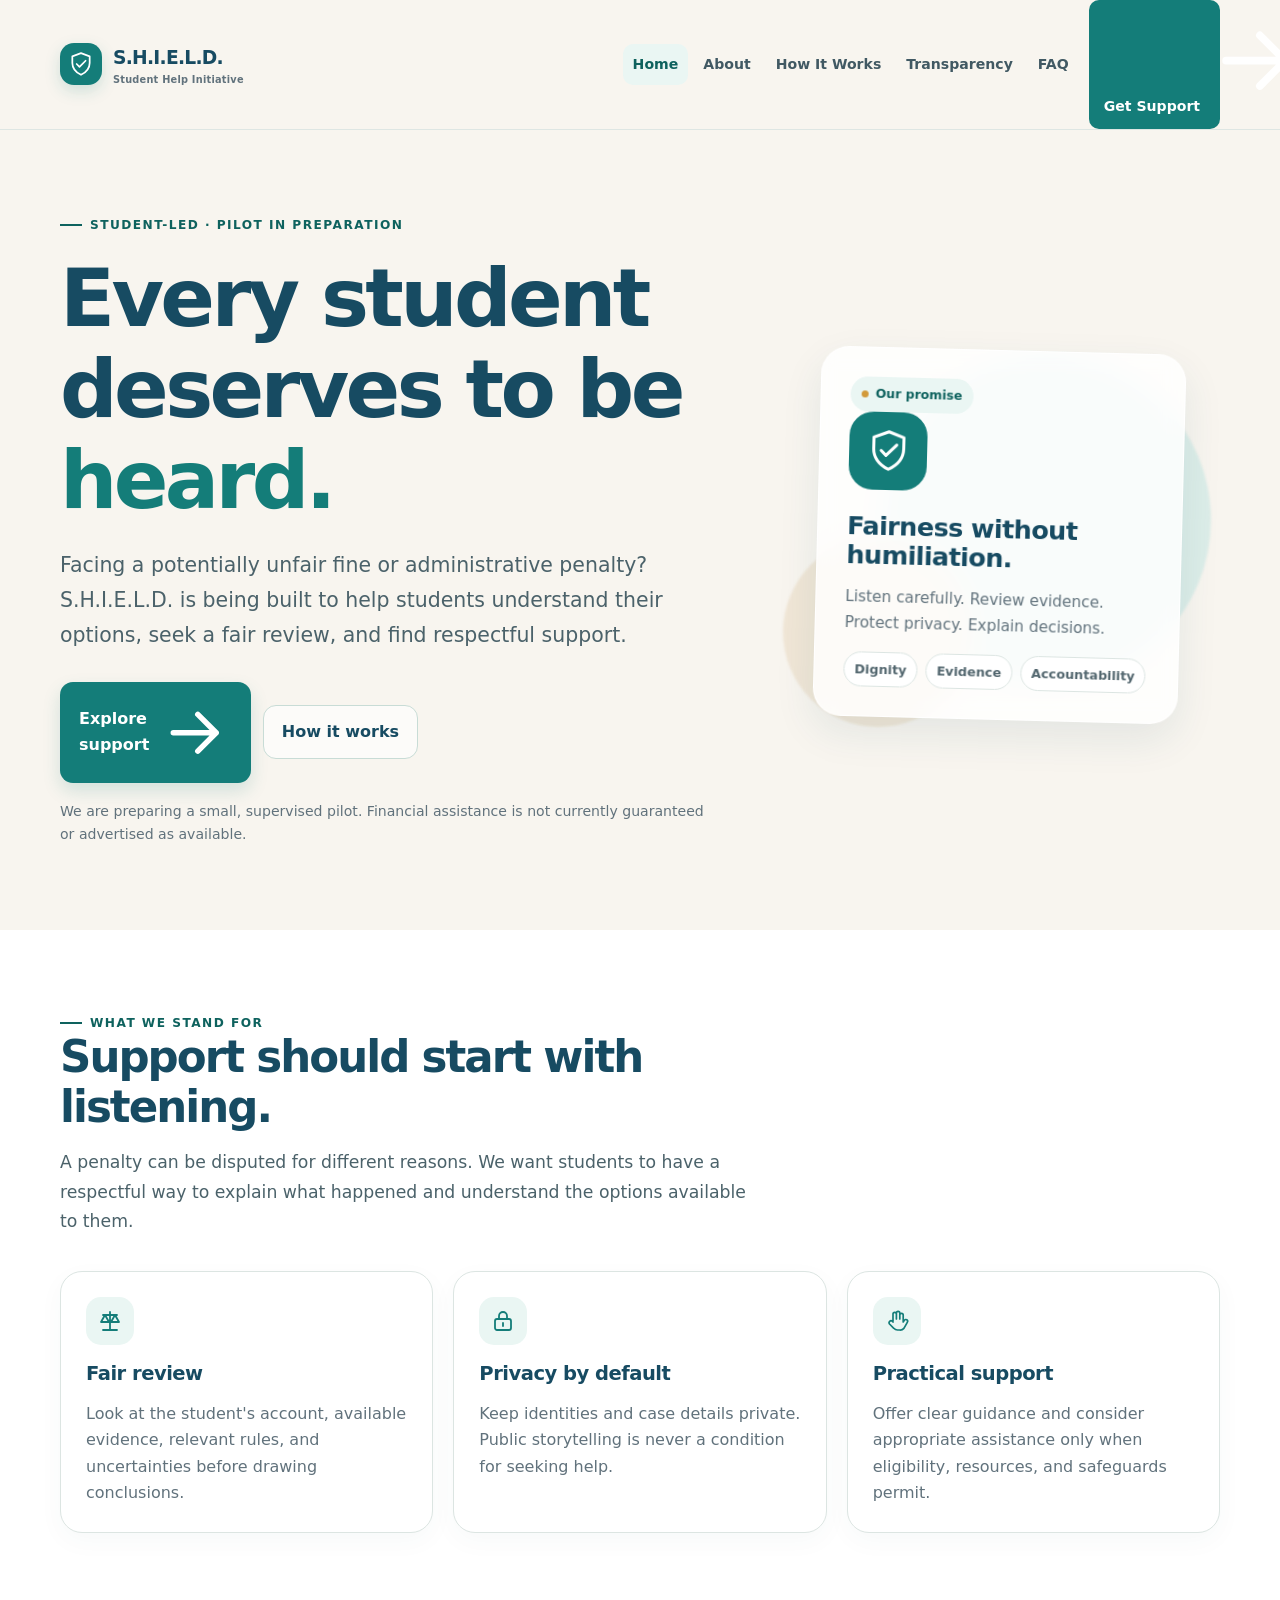
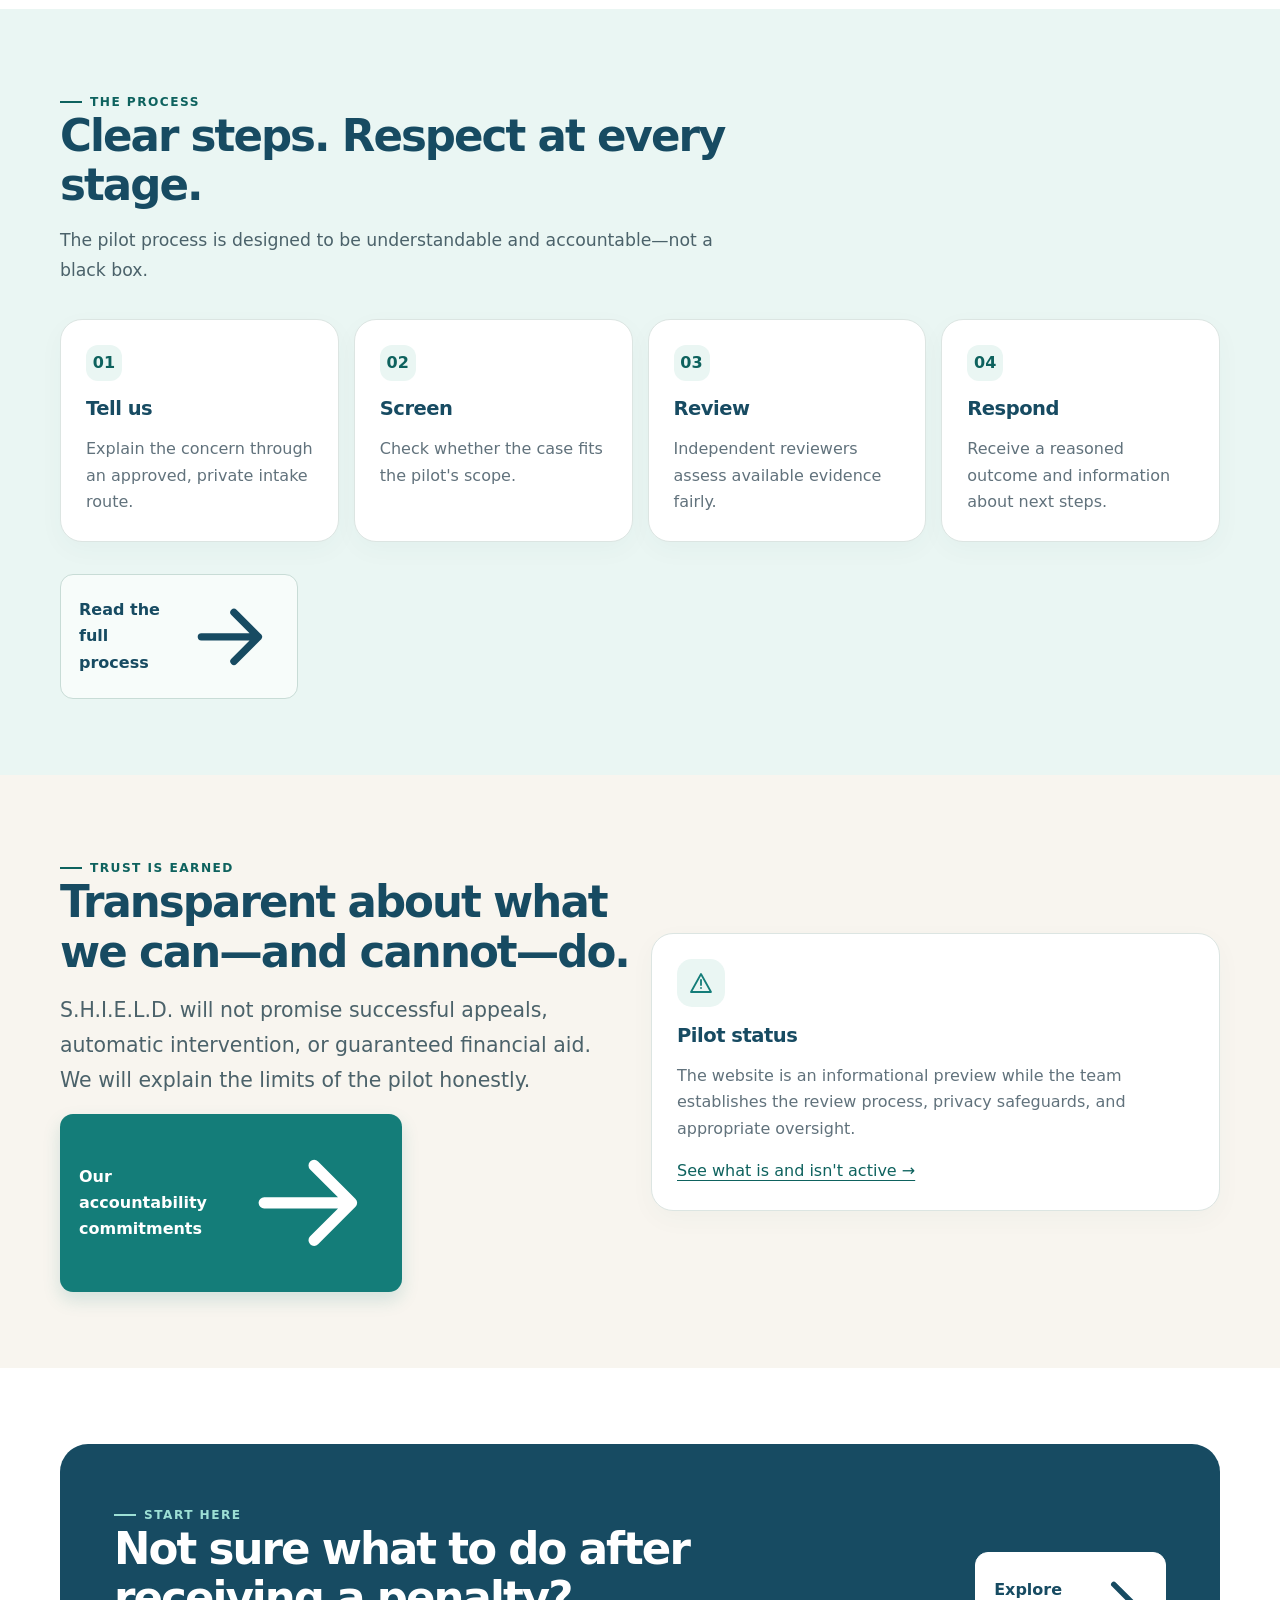
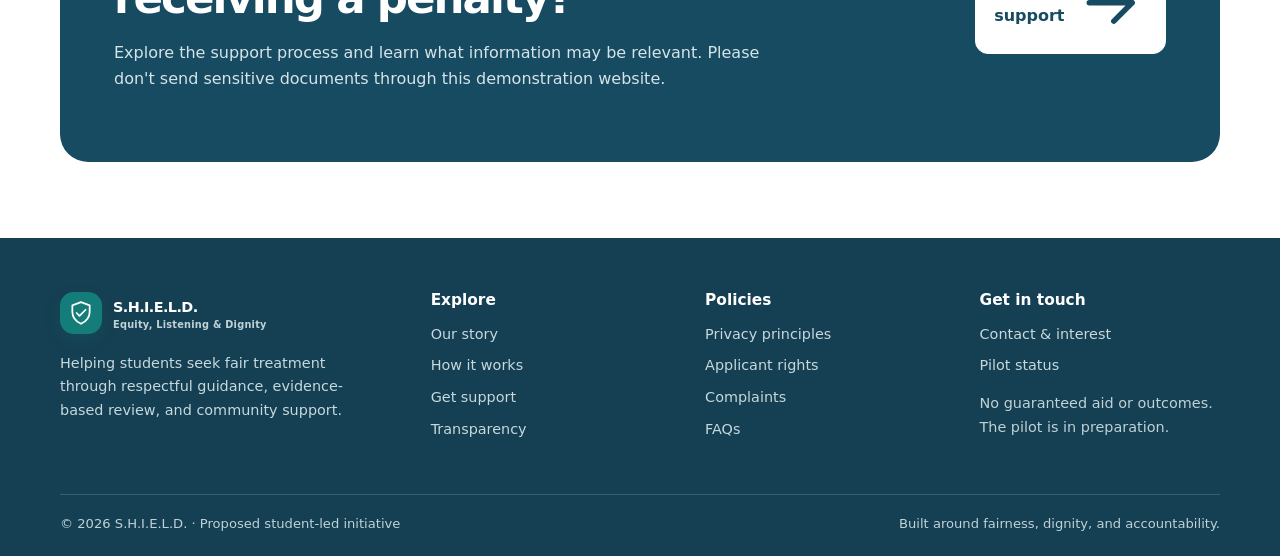
<file: index.html>
<!doctype html>
<html lang="en">
<head>
<meta charset="utf-8"><meta name="viewport" content="width=device-width, initial-scale=1">
<meta name="description" content="S.H.I.E.L.D. is a student-led initiative being prepared to help students seek fair treatment, guidance, and appropriate support.">
<meta name="theme-color" content="#F8F5EF">
<title>Home | S.H.I.E.L.D.</title>
<link rel="stylesheet" href="style.css">
</head>
<body><a class="skip-link" href="#main">Skip to content</a>
<header class="site-header"><div class="container header-inner">
<a class="brand" href="index.html" aria-label="S.H.I.E.L.D. home"><span class="brand-mark"><svg viewBox="0 0 48 48" aria-hidden="true" fill="none"><path d="M24 4 40 10v12c0 10.2-6.8 17.4-16 22C14.8 39.4 8 32.2 8 22V10L24 4Z" stroke="currentColor" stroke-width="3.2" stroke-linejoin="round"/><path d="m16 24 5.2 5.2L32.5 18" stroke="currentColor" stroke-width="3.2" stroke-linecap="round" stroke-linejoin="round"/></svg></span><span>S.H.I.E.L.D.<small>Student Help Initiative</small></span></a>
<button class="menu-toggle" type="button" data-menu-toggle aria-expanded="false" aria-label="Open navigation menu"><svg viewBox="0 0 24 24" fill="none" aria-hidden="true"><path d="M4 7h16M4 12h16M4 17h16" stroke="currentColor" stroke-width="1.8" stroke-linecap="round"/></svg> Menu</button>
<nav class="nav" data-nav aria-label="Main navigation"><a href="index.html" aria-current="page">Home</a><a href="about.html">About</a><a href="how-it-works.html">How It Works</a><a href="transparency.html">Transparency</a><a href="faq.html">FAQ</a><a href="get-support.html" class="nav-cta">Get Support <svg viewBox="0 0 24 24" fill="none" aria-hidden="true"><path d="M5 12h14m-6-6 6 6-6 6" stroke="currentColor" stroke-width="1.8" stroke-linecap="round" stroke-linejoin="round"/></svg></a></nav>
</div></header><main id="main" class="">
<section class="hero"><div class="container hero-grid">
<div class="hero-copy"><span class="eyebrow">Student-led · Pilot in preparation</span>
<h1>Every student deserves to be <span style="color:var(--teal)">heard.</span></h1>
<p class="lead">Facing a potentially unfair fine or administrative penalty? S.H.I.E.L.D. is being built to help students understand their options, seek a fair review, and find respectful support.</p>
<div class="actions"><a class="button button-primary" href="get-support.html">Explore support <svg viewBox="0 0 24 24" fill="none" aria-hidden="true"><path d="M5 12h14m-6-6 6 6-6 6" stroke="currentColor" stroke-width="1.8" stroke-linecap="round" stroke-linejoin="round"/></svg></a><a class="button button-secondary" href="how-it-works.html">How it works</a></div>
<p class="small" style="margin-top:17px">We are preparing a small, supervised pilot. Financial assistance is not currently guaranteed or advertised as available.</p>
</div>
<div class="hero-art" aria-hidden="true"><div class="orb one"></div><div class="orb two"></div><div class="hero-card"><span class="pill"><span class="pill-dot"></span> Our promise</span><div class="large-mark"><svg viewBox="0 0 48 48" aria-hidden="true" fill="none"><path d="M24 4 40 10v12c0 10.2-6.8 17.4-16 22C14.8 39.4 8 32.2 8 22V10L24 4Z" stroke="currentColor" stroke-width="3.2" stroke-linejoin="round"/><path d="m16 24 5.2 5.2L32.5 18" stroke="currentColor" stroke-width="3.2" stroke-linecap="round" stroke-linejoin="round"/></svg></div><h3>Fairness without humiliation.</h3><p>Listen carefully. Review evidence. Protect privacy. Explain decisions.</p><div class="tag-row"><span class="tag">Dignity</span><span class="tag">Evidence</span><span class="tag">Accountability</span></div></div></div>
</div></section>
<section class="section section-white"><div class="container"><div class="section-head"><span class="eyebrow">What we stand for</span><h2>Support should start with listening.</h2><p class="lead">A penalty can be disputed for different reasons. We want students to have a respectful way to explain what happened and understand the options available to them.</p></div>
<div class="grid-3">
<article class="card"><span class="card-icon"><svg viewBox="0 0 24 24" fill="none" aria-hidden="true"><path d="M12 3v18M5 6h14M7 6l-4 7h8L7 6Zm10 0-4 7h8l-4-7ZM5 21h14" stroke="currentColor" stroke-width="1.8" stroke-linecap="round" stroke-linejoin="round"/></svg></span><h3>Fair review</h3><p>Look at the student's account, available evidence, relevant rules, and uncertainties before drawing conclusions.</p></article>
<article class="card"><span class="card-icon"><svg viewBox="0 0 24 24" fill="none" aria-hidden="true"><rect x="4" y="10" width="16" height="11" rx="2" stroke="currentColor" stroke-width="1.8"/><path d="M8 10V7a4 4 0 1 1 8 0v3m-4 4v3" stroke="currentColor" stroke-width="1.8" stroke-linecap="round"/></svg></span><h3>Privacy by default</h3><p>Keep identities and case details private. Public storytelling is never a condition for seeking help.</p></article>
<article class="card"><span class="card-icon"><svg viewBox="0 0 24 24" fill="none" aria-hidden="true"><path d="M8 12V5a1.7 1.7 0 0 1 3.4 0v5-6a1.7 1.7 0 0 1 3.4 0v6-4a1.7 1.7 0 0 1 3.4 0v7l1.1-1.7a1.8 1.8 0 0 1 3 2l-3.4 6.1A5 5 0 0 1 14.5 21h-2a5 5 0 0 1-3.7-1.7L4.5 15a2 2 0 0 1 2.8-2.8L8 13" stroke="currentColor" stroke-width="1.7" stroke-linecap="round" stroke-linejoin="round"/></svg></span><h3>Practical support</h3><p>Offer clear guidance and consider appropriate assistance only when eligibility, resources, and safeguards permit.</p></article>
</div></div></section>
<section class="section section-mint"><div class="container"><div class="section-head"><span class="eyebrow">The process</span><h2>Clear steps. Respect at every stage.</h2><p class="lead">The pilot process is designed to be understandable and accountable—not a black box.</p></div>
<div class="grid-4">
<div class="card"><span class="number">01</span><h3>Tell us</h3><p>Explain the concern through an approved, private intake route.</p></div>
<div class="card"><span class="number">02</span><h3>Screen</h3><p>Check whether the case fits the pilot's scope.</p></div>
<div class="card"><span class="number">03</span><h3>Review</h3><p>Independent reviewers assess available evidence fairly.</p></div>
<div class="card"><span class="number">04</span><h3>Respond</h3><p>Receive a reasoned outcome and information about next steps.</p></div>
</div><div class="mt-32"><a class="button button-secondary" href="how-it-works.html">Read the full process <svg viewBox="0 0 24 24" fill="none" aria-hidden="true"><path d="M5 12h14m-6-6 6 6-6 6" stroke="currentColor" stroke-width="1.8" stroke-linecap="round" stroke-linejoin="round"/></svg></a></div></div></section>
<section class="section"><div class="container"><div class="grid-2" style="align-items:center">
<div><span class="eyebrow">Trust is earned</span><h2>Transparent about what we can—and cannot—do.</h2><p class="lead">S.H.I.E.L.D. will not promise successful appeals, automatic intervention, or guaranteed financial aid. We will explain the limits of the pilot honestly.</p><a class="button button-primary" href="transparency.html">Our accountability commitments <svg viewBox="0 0 24 24" fill="none" aria-hidden="true"><path d="M5 12h14m-6-6 6 6-6 6" stroke="currentColor" stroke-width="1.8" stroke-linecap="round" stroke-linejoin="round"/></svg></a></div>
<div class="card"><div class="card-icon"><svg viewBox="0 0 24 24" fill="none" aria-hidden="true"><path d="m12 3 10 18H2L12 3Z" stroke="currentColor" stroke-width="1.8" stroke-linejoin="round"/><path d="M12 9v5m0 3h.01" stroke="currentColor" stroke-width="1.8" stroke-linecap="round"/></svg></div><h3>Pilot status</h3><p>The website is an informational preview while the team establishes the review process, privacy safeguards, and appropriate oversight.</p><a href="pilot.html">See what is and isn't active →</a></div>
</div></div></section>
<section class="section section-white"><div class="container"><div class="banner"><div><span class="eyebrow" style="color:#9DE0D5">Start here</span><h2>Not sure what to do after receiving a penalty?</h2><p>Explore the support process and learn what information may be relevant. Please don't send sensitive documents through this demonstration website.</p></div><a class="button button-secondary" href="get-support.html">Explore support <svg viewBox="0 0 24 24" fill="none" aria-hidden="true"><path d="M5 12h14m-6-6 6 6-6 6" stroke="currentColor" stroke-width="1.8" stroke-linecap="round" stroke-linejoin="round"/></svg></a></div></div></section>
</main><footer class="site-footer"><div class="container">
<div class="footer-grid">
<div><a class="brand" href="index.html"><span class="brand-mark"><svg viewBox="0 0 48 48" aria-hidden="true" fill="none"><path d="M24 4 40 10v12c0 10.2-6.8 17.4-16 22C14.8 39.4 8 32.2 8 22V10L24 4Z" stroke="currentColor" stroke-width="3.2" stroke-linejoin="round"/><path d="m16 24 5.2 5.2L32.5 18" stroke="currentColor" stroke-width="3.2" stroke-linecap="round" stroke-linejoin="round"/></svg></span><span>S.H.I.E.L.D.<small>Equity, Listening & Dignity</small></span></a>
<p style="margin-top:17px;max-width:300px">Helping students seek fair treatment through respectful guidance, evidence-based review, and community support.</p></div>
<div><h3>Explore</h3><div class="footer-links"><a href="about.html">Our story</a><a href="how-it-works.html">How it works</a><a href="get-support.html">Get support</a><a href="transparency.html">Transparency</a></div></div>
<div><h3>Policies</h3><div class="footer-links"><a href="privacy.html">Privacy principles</a><a href="applicant-rights.html">Applicant rights</a><a href="complaints.html">Complaints</a><a href="faq.html">FAQs</a></div></div>
<div><h3>Get in touch</h3><div class="footer-links"><a href="contact.html">Contact & interest</a><a href="pilot.html">Pilot status</a></div><p class="small" style="color:#BFD2D7;margin-top:14px">No guaranteed aid or outcomes. The pilot is in preparation.</p></div>
</div>
<div class="footer-bottom"><span>© <span data-year></span> S.H.I.E.L.D. · Proposed student-led initiative</span><span>Built around fairness, dignity, and accountability.</span></div>
</div></footer><script src="app.js" defer></script></body></html>
</file>
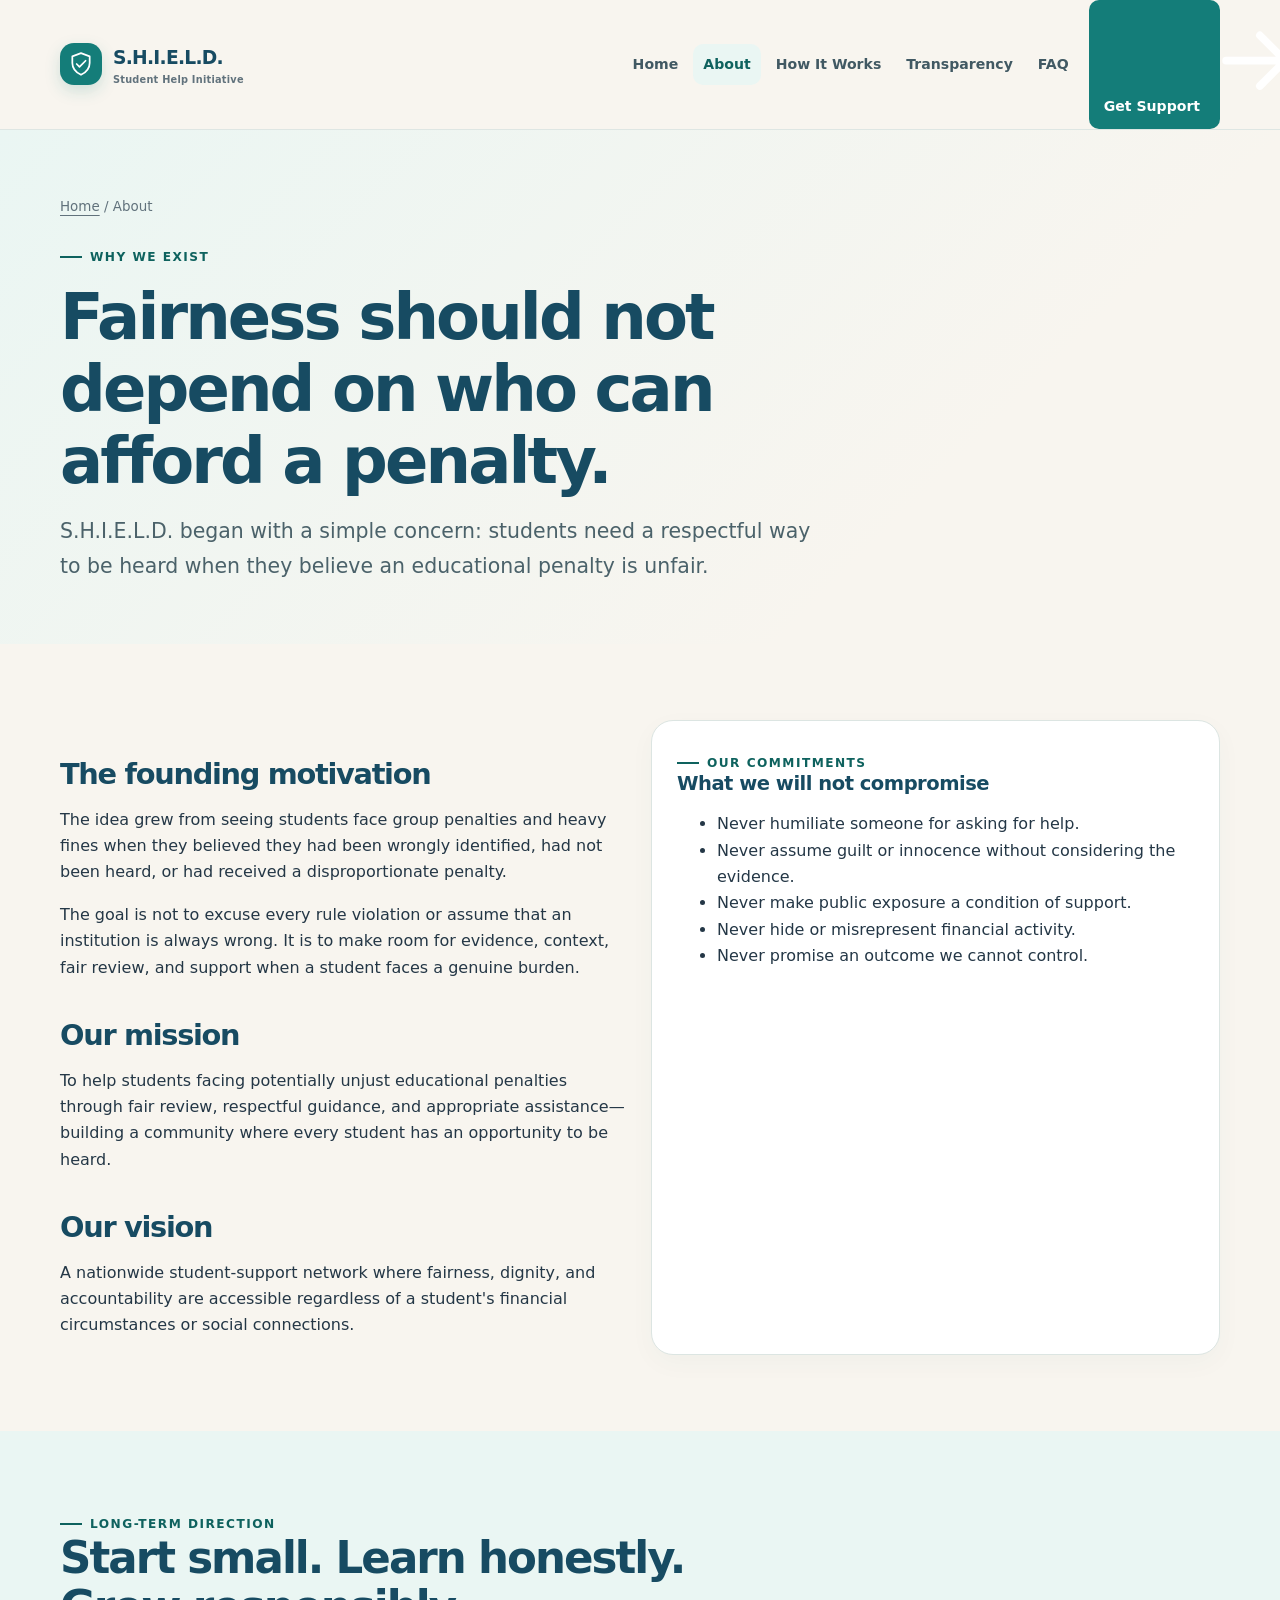
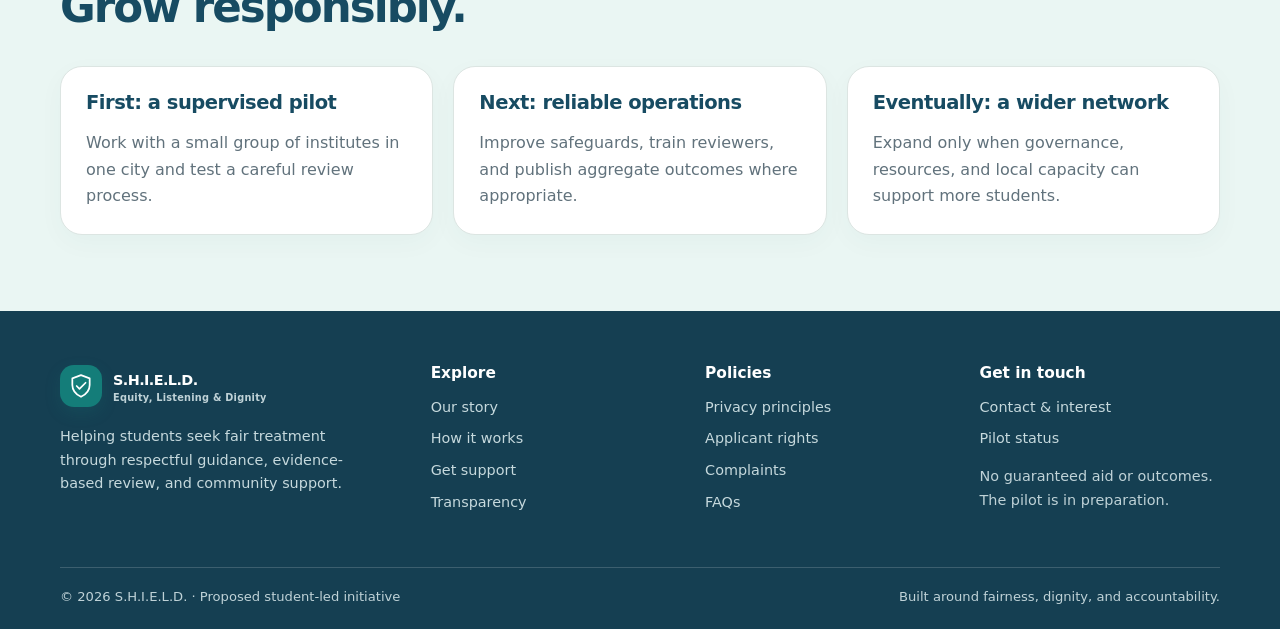
<file: about.html>
<!doctype html>
<html lang="en">
<head>
<meta charset="utf-8"><meta name="viewport" content="width=device-width, initial-scale=1">
<meta name="description" content="Learn about S.H.I.E.L.D.'s mission, vision, values, and founding motivation.">
<meta name="theme-color" content="#F8F5EF">
<title>About | S.H.I.E.L.D.</title>
<link rel="stylesheet" href="style.css">
</head>
<body><a class="skip-link" href="#main">Skip to content</a>
<header class="site-header"><div class="container header-inner">
<a class="brand" href="index.html" aria-label="S.H.I.E.L.D. home"><span class="brand-mark"><svg viewBox="0 0 48 48" aria-hidden="true" fill="none"><path d="M24 4 40 10v12c0 10.2-6.8 17.4-16 22C14.8 39.4 8 32.2 8 22V10L24 4Z" stroke="currentColor" stroke-width="3.2" stroke-linejoin="round"/><path d="m16 24 5.2 5.2L32.5 18" stroke="currentColor" stroke-width="3.2" stroke-linecap="round" stroke-linejoin="round"/></svg></span><span>S.H.I.E.L.D.<small>Student Help Initiative</small></span></a>
<button class="menu-toggle" type="button" data-menu-toggle aria-expanded="false" aria-label="Open navigation menu"><svg viewBox="0 0 24 24" fill="none" aria-hidden="true"><path d="M4 7h16M4 12h16M4 17h16" stroke="currentColor" stroke-width="1.8" stroke-linecap="round"/></svg> Menu</button>
<nav class="nav" data-nav aria-label="Main navigation"><a href="index.html">Home</a><a href="about.html" aria-current="page">About</a><a href="how-it-works.html">How It Works</a><a href="transparency.html">Transparency</a><a href="faq.html">FAQ</a><a href="get-support.html" class="nav-cta">Get Support <svg viewBox="0 0 24 24" fill="none" aria-hidden="true"><path d="M5 12h14m-6-6 6 6-6 6" stroke="currentColor" stroke-width="1.8" stroke-linecap="round" stroke-linejoin="round"/></svg></a></nav>
</div></header><main id="main" class="">
<section class="page-hero"><div class="container"><div class="breadcrumb"><a href="index.html">Home</a> / About</div><span class="eyebrow">Why we exist</span><h1>Fairness should not depend on who can afford a penalty.</h1><p class="lead">S.H.I.E.L.D. began with a simple concern: students need a respectful way to be heard when they believe an educational penalty is unfair.</p></div></section>
<section class="section"><div class="container grid-2"><div class="prose"><h2>The founding motivation</h2><p>The idea grew from seeing students face group penalties and heavy fines when they believed they had been wrongly identified, had not been heard, or had received a disproportionate penalty.</p><p>The goal is not to excuse every rule violation or assume that an institution is always wrong. It is to make room for evidence, context, fair review, and support when a student faces a genuine burden.</p><h2>Our mission</h2><p>To help students facing potentially unjust educational penalties through fair review, respectful guidance, and appropriate assistance—building a community where every student has an opportunity to be heard.</p><h2>Our vision</h2><p>A nationwide student-support network where fairness, dignity, and accountability are accessible regardless of a student's financial circumstances or social connections.</p></div>
<aside class="card"><span class="eyebrow">Our commitments</span><h3>What we will not compromise</h3><ul><li>Never humiliate someone for asking for help.</li><li>Never assume guilt or innocence without considering the evidence.</li><li>Never make public exposure a condition of support.</li><li>Never hide or misrepresent financial activity.</li><li>Never promise an outcome we cannot control.</li></ul></aside></div></section>
<section class="section section-mint"><div class="container"><div class="section-head"><span class="eyebrow">Long-term direction</span><h2>Start small. Learn honestly. Grow responsibly.</h2></div><div class="grid-3"><article class="card"><h3>First: a supervised pilot</h3><p>Work with a small group of institutes in one city and test a careful review process.</p></article><article class="card"><h3>Next: reliable operations</h3><p>Improve safeguards, train reviewers, and publish aggregate outcomes where appropriate.</p></article><article class="card"><h3>Eventually: a wider network</h3><p>Expand only when governance, resources, and local capacity can support more students.</p></article></div></div></section>
</main><footer class="site-footer"><div class="container">
<div class="footer-grid">
<div><a class="brand" href="index.html"><span class="brand-mark"><svg viewBox="0 0 48 48" aria-hidden="true" fill="none"><path d="M24 4 40 10v12c0 10.2-6.8 17.4-16 22C14.8 39.4 8 32.2 8 22V10L24 4Z" stroke="currentColor" stroke-width="3.2" stroke-linejoin="round"/><path d="m16 24 5.2 5.2L32.5 18" stroke="currentColor" stroke-width="3.2" stroke-linecap="round" stroke-linejoin="round"/></svg></span><span>S.H.I.E.L.D.<small>Equity, Listening & Dignity</small></span></a>
<p style="margin-top:17px;max-width:300px">Helping students seek fair treatment through respectful guidance, evidence-based review, and community support.</p></div>
<div><h3>Explore</h3><div class="footer-links"><a href="about.html">Our story</a><a href="how-it-works.html">How it works</a><a href="get-support.html">Get support</a><a href="transparency.html">Transparency</a></div></div>
<div><h3>Policies</h3><div class="footer-links"><a href="privacy.html">Privacy principles</a><a href="applicant-rights.html">Applicant rights</a><a href="complaints.html">Complaints</a><a href="faq.html">FAQs</a></div></div>
<div><h3>Get in touch</h3><div class="footer-links"><a href="contact.html">Contact & interest</a><a href="pilot.html">Pilot status</a></div><p class="small" style="color:#BFD2D7;margin-top:14px">No guaranteed aid or outcomes. The pilot is in preparation.</p></div>
</div>
<div class="footer-bottom"><span>© <span data-year></span> S.H.I.E.L.D. · Proposed student-led initiative</span><span>Built around fairness, dignity, and accountability.</span></div>
</div></footer><script src="app.js" defer></script></body></html>
</file>
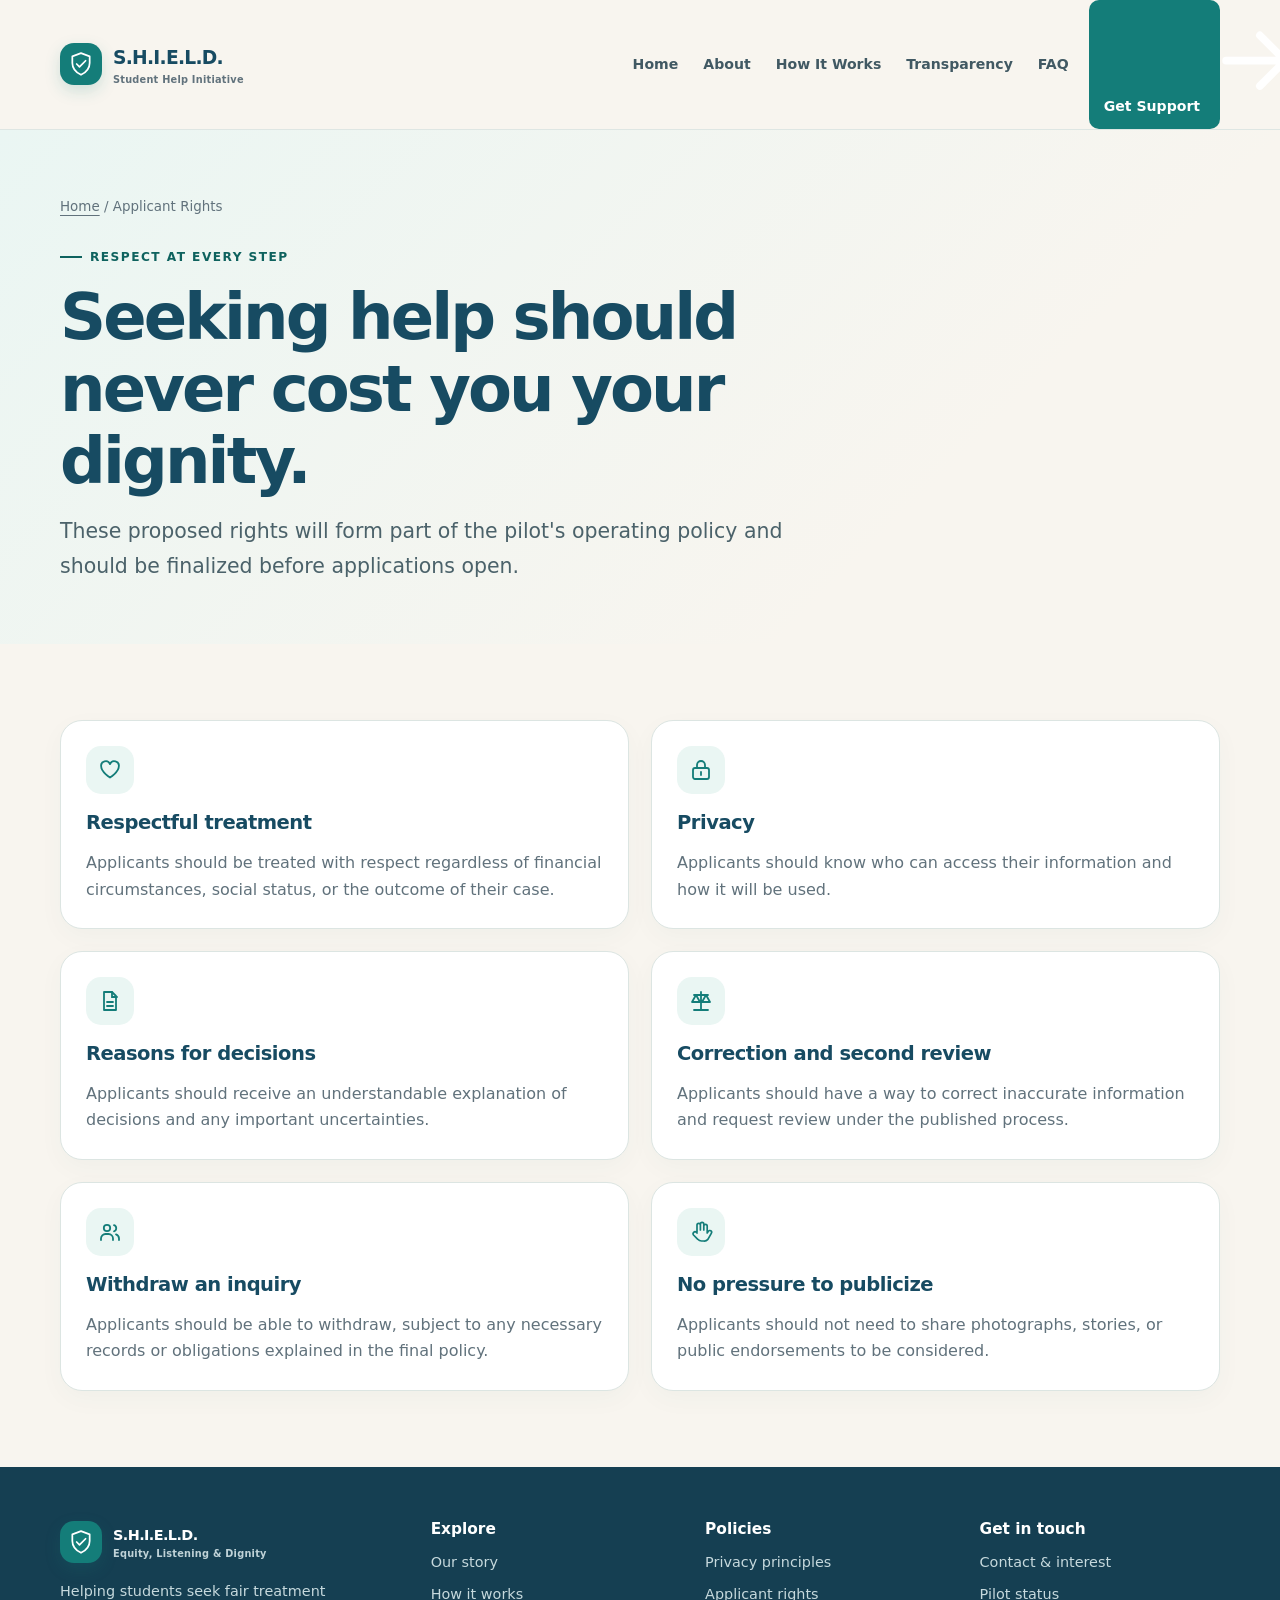
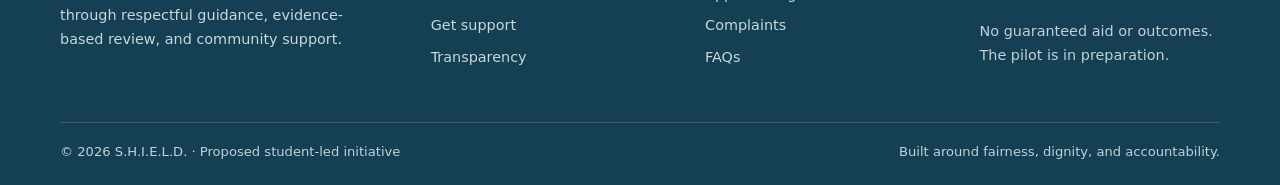
<file: applicant-rights.html>
<!doctype html>
<html lang="en">
<head>
<meta charset="utf-8"><meta name="viewport" content="width=device-width, initial-scale=1">
<meta name="description" content="The applicant rights S.H.I.E.L.D. intends to uphold during its supervised pilot.">
<meta name="theme-color" content="#F8F5EF">
<title>Applicant Rights | S.H.I.E.L.D.</title>
<link rel="stylesheet" href="style.css">
</head>
<body><a class="skip-link" href="#main">Skip to content</a>
<header class="site-header"><div class="container header-inner">
<a class="brand" href="index.html" aria-label="S.H.I.E.L.D. home"><span class="brand-mark"><svg viewBox="0 0 48 48" aria-hidden="true" fill="none"><path d="M24 4 40 10v12c0 10.2-6.8 17.4-16 22C14.8 39.4 8 32.2 8 22V10L24 4Z" stroke="currentColor" stroke-width="3.2" stroke-linejoin="round"/><path d="m16 24 5.2 5.2L32.5 18" stroke="currentColor" stroke-width="3.2" stroke-linecap="round" stroke-linejoin="round"/></svg></span><span>S.H.I.E.L.D.<small>Student Help Initiative</small></span></a>
<button class="menu-toggle" type="button" data-menu-toggle aria-expanded="false" aria-label="Open navigation menu"><svg viewBox="0 0 24 24" fill="none" aria-hidden="true"><path d="M4 7h16M4 12h16M4 17h16" stroke="currentColor" stroke-width="1.8" stroke-linecap="round"/></svg> Menu</button>
<nav class="nav" data-nav aria-label="Main navigation"><a href="index.html">Home</a><a href="about.html">About</a><a href="how-it-works.html">How It Works</a><a href="transparency.html">Transparency</a><a href="faq.html">FAQ</a><a href="get-support.html" class="nav-cta">Get Support <svg viewBox="0 0 24 24" fill="none" aria-hidden="true"><path d="M5 12h14m-6-6 6 6-6 6" stroke="currentColor" stroke-width="1.8" stroke-linecap="round" stroke-linejoin="round"/></svg></a></nav>
</div></header><main id="main" class="">
<section class="page-hero"><div class="container"><div class="breadcrumb"><a href="index.html">Home</a> / Applicant Rights</div><span class="eyebrow">Respect at every step</span><h1>Seeking help should never cost you your dignity.</h1><p class="lead">These proposed rights will form part of the pilot's operating policy and should be finalized before applications open.</p></div></section>
<section class="section"><div class="container grid-2"><article class="card"><span class="card-icon"><svg viewBox="0 0 24 24" fill="none" aria-hidden="true"><path d="M20.8 8.6c0 5.4-8.8 11-8.8 11s-8.8-5.6-8.8-11A4.6 4.6 0 0 1 12 6.1a4.6 4.6 0 0 1 8.8 2.5Z" stroke="currentColor" stroke-width="1.8" stroke-linejoin="round"/></svg></span><h3>Respectful treatment</h3><p>Applicants should be treated with respect regardless of financial circumstances, social status, or the outcome of their case.</p></article><article class="card"><span class="card-icon"><svg viewBox="0 0 24 24" fill="none" aria-hidden="true"><rect x="4" y="10" width="16" height="11" rx="2" stroke="currentColor" stroke-width="1.8"/><path d="M8 10V7a4 4 0 1 1 8 0v3m-4 4v3" stroke="currentColor" stroke-width="1.8" stroke-linecap="round"/></svg></span><h3>Privacy</h3><p>Applicants should know who can access their information and how it will be used.</p></article><article class="card"><span class="card-icon"><svg viewBox="0 0 24 24" fill="none" aria-hidden="true"><path d="M6 3h8l4 4v14H6V3Z" stroke="currentColor" stroke-width="1.8" stroke-linejoin="round"/><path d="M14 3v5h5M9 13h6m-6 4h6" stroke="currentColor" stroke-width="1.8" stroke-linecap="round"/></svg></span><h3>Reasons for decisions</h3><p>Applicants should receive an understandable explanation of decisions and any important uncertainties.</p></article><article class="card"><span class="card-icon"><svg viewBox="0 0 24 24" fill="none" aria-hidden="true"><path d="M12 3v18M5 6h14M7 6l-4 7h8L7 6Zm10 0-4 7h8l-4-7ZM5 21h14" stroke="currentColor" stroke-width="1.8" stroke-linecap="round" stroke-linejoin="round"/></svg></span><h3>Correction and second review</h3><p>Applicants should have a way to correct inaccurate information and request review under the published process.</p></article><article class="card"><span class="card-icon"><svg viewBox="0 0 24 24" fill="none" aria-hidden="true"><circle cx="9" cy="8" r="3.2" stroke="currentColor" stroke-width="1.8"/><path d="M3 20v-1.5A4.5 4.5 0 0 1 7.5 14h3A4.5 4.5 0 0 1 15 18.5V20M16 5.2a3.2 3.2 0 0 1 0 6.1m2 3.1a4.5 4.5 0 0 1 3 4.2V20" stroke="currentColor" stroke-width="1.8" stroke-linecap="round"/></svg></span><h3>Withdraw an inquiry</h3><p>Applicants should be able to withdraw, subject to any necessary records or obligations explained in the final policy.</p></article><article class="card"><span class="card-icon"><svg viewBox="0 0 24 24" fill="none" aria-hidden="true"><path d="M8 12V5a1.7 1.7 0 0 1 3.4 0v5-6a1.7 1.7 0 0 1 3.4 0v6-4a1.7 1.7 0 0 1 3.4 0v7l1.1-1.7a1.8 1.8 0 0 1 3 2l-3.4 6.1A5 5 0 0 1 14.5 21h-2a5 5 0 0 1-3.7-1.7L4.5 15a2 2 0 0 1 2.8-2.8L8 13" stroke="currentColor" stroke-width="1.7" stroke-linecap="round" stroke-linejoin="round"/></svg></span><h3>No pressure to publicize</h3><p>Applicants should not need to share photographs, stories, or public endorsements to be considered.</p></article></div></section>
</main><footer class="site-footer"><div class="container">
<div class="footer-grid">
<div><a class="brand" href="index.html"><span class="brand-mark"><svg viewBox="0 0 48 48" aria-hidden="true" fill="none"><path d="M24 4 40 10v12c0 10.2-6.8 17.4-16 22C14.8 39.4 8 32.2 8 22V10L24 4Z" stroke="currentColor" stroke-width="3.2" stroke-linejoin="round"/><path d="m16 24 5.2 5.2L32.5 18" stroke="currentColor" stroke-width="3.2" stroke-linecap="round" stroke-linejoin="round"/></svg></span><span>S.H.I.E.L.D.<small>Equity, Listening & Dignity</small></span></a>
<p style="margin-top:17px;max-width:300px">Helping students seek fair treatment through respectful guidance, evidence-based review, and community support.</p></div>
<div><h3>Explore</h3><div class="footer-links"><a href="about.html">Our story</a><a href="how-it-works.html">How it works</a><a href="get-support.html">Get support</a><a href="transparency.html">Transparency</a></div></div>
<div><h3>Policies</h3><div class="footer-links"><a href="privacy.html">Privacy principles</a><a href="applicant-rights.html">Applicant rights</a><a href="complaints.html">Complaints</a><a href="faq.html">FAQs</a></div></div>
<div><h3>Get in touch</h3><div class="footer-links"><a href="contact.html">Contact & interest</a><a href="pilot.html">Pilot status</a></div><p class="small" style="color:#BFD2D7;margin-top:14px">No guaranteed aid or outcomes. The pilot is in preparation.</p></div>
</div>
<div class="footer-bottom"><span>© <span data-year></span> S.H.I.E.L.D. · Proposed student-led initiative</span><span>Built around fairness, dignity, and accountability.</span></div>
</div></footer><script src="app.js" defer></script></body></html>
</file>
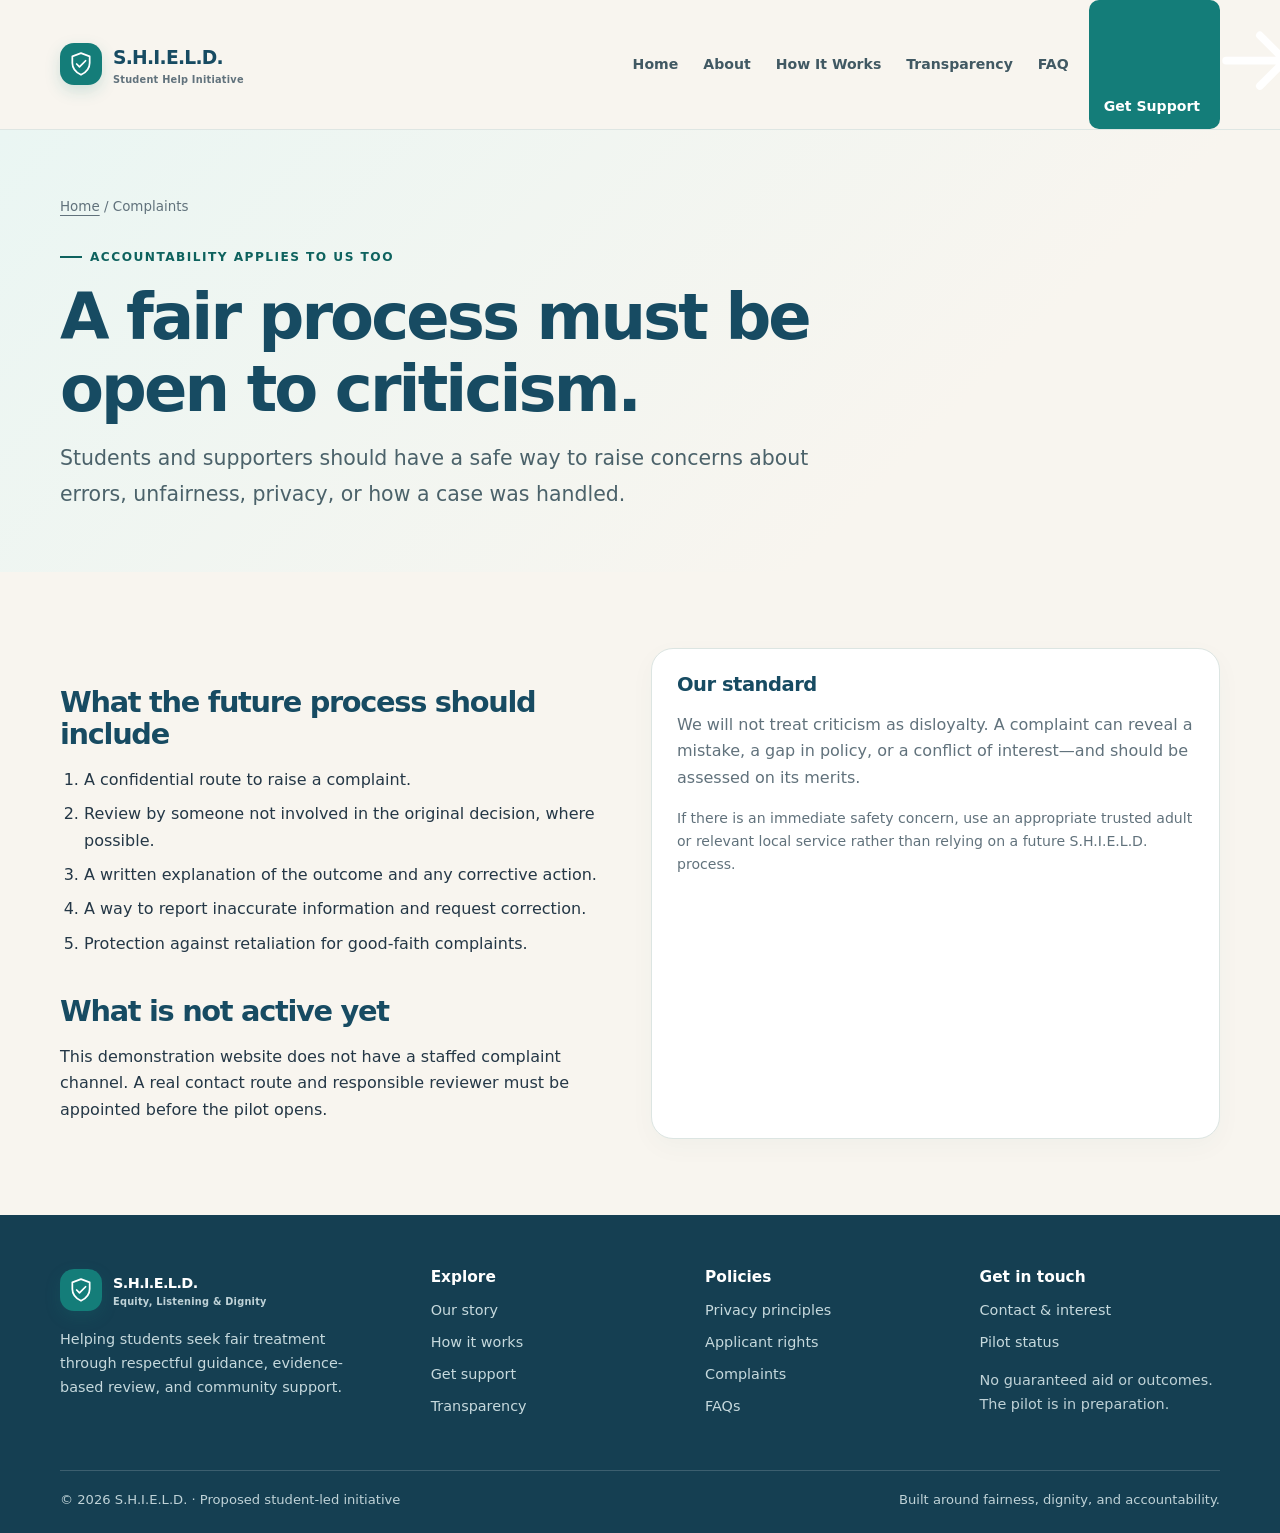
<file: complaints.html>
<!doctype html>
<html lang="en">
<head>
<meta charset="utf-8"><meta name="viewport" content="width=device-width, initial-scale=1">
<meta name="description" content="Learn about S.H.I.E.L.D.'s proposed complaints, correction, and accountability process.">
<meta name="theme-color" content="#F8F5EF">
<title>Complaints & Corrections | S.H.I.E.L.D.</title>
<link rel="stylesheet" href="style.css">
</head>
<body><a class="skip-link" href="#main">Skip to content</a>
<header class="site-header"><div class="container header-inner">
<a class="brand" href="index.html" aria-label="S.H.I.E.L.D. home"><span class="brand-mark"><svg viewBox="0 0 48 48" aria-hidden="true" fill="none"><path d="M24 4 40 10v12c0 10.2-6.8 17.4-16 22C14.8 39.4 8 32.2 8 22V10L24 4Z" stroke="currentColor" stroke-width="3.2" stroke-linejoin="round"/><path d="m16 24 5.2 5.2L32.5 18" stroke="currentColor" stroke-width="3.2" stroke-linecap="round" stroke-linejoin="round"/></svg></span><span>S.H.I.E.L.D.<small>Student Help Initiative</small></span></a>
<button class="menu-toggle" type="button" data-menu-toggle aria-expanded="false" aria-label="Open navigation menu"><svg viewBox="0 0 24 24" fill="none" aria-hidden="true"><path d="M4 7h16M4 12h16M4 17h16" stroke="currentColor" stroke-width="1.8" stroke-linecap="round"/></svg> Menu</button>
<nav class="nav" data-nav aria-label="Main navigation"><a href="index.html">Home</a><a href="about.html">About</a><a href="how-it-works.html">How It Works</a><a href="transparency.html">Transparency</a><a href="faq.html">FAQ</a><a href="get-support.html" class="nav-cta">Get Support <svg viewBox="0 0 24 24" fill="none" aria-hidden="true"><path d="M5 12h14m-6-6 6 6-6 6" stroke="currentColor" stroke-width="1.8" stroke-linecap="round" stroke-linejoin="round"/></svg></a></nav>
</div></header><main id="main" class="">
<section class="page-hero"><div class="container"><div class="breadcrumb"><a href="index.html">Home</a> / Complaints</div><span class="eyebrow">Accountability applies to us too</span><h1>A fair process must be open to criticism.</h1><p class="lead">Students and supporters should have a safe way to raise concerns about errors, unfairness, privacy, or how a case was handled.</p></div></section>
<section class="section"><div class="container grid-2"><div class="prose"><h2>What the future process should include</h2><ol><li>A confidential route to raise a complaint.</li><li>Review by someone not involved in the original decision, where possible.</li><li>A written explanation of the outcome and any corrective action.</li><li>A way to report inaccurate information and request correction.</li><li>Protection against retaliation for good-faith complaints.</li></ol><h2>What is not active yet</h2><p>This demonstration website does not have a staffed complaint channel. A real contact route and responsible reviewer must be appointed before the pilot opens.</p></div><div class="card"><h3>Our standard</h3><p>We will not treat criticism as disloyalty. A complaint can reveal a mistake, a gap in policy, or a conflict of interest—and should be assessed on its merits.</p><p class="small">If there is an immediate safety concern, use an appropriate trusted adult or relevant local service rather than relying on a future S.H.I.E.L.D. process.</p></div></div></section>
</main><footer class="site-footer"><div class="container">
<div class="footer-grid">
<div><a class="brand" href="index.html"><span class="brand-mark"><svg viewBox="0 0 48 48" aria-hidden="true" fill="none"><path d="M24 4 40 10v12c0 10.2-6.8 17.4-16 22C14.8 39.4 8 32.2 8 22V10L24 4Z" stroke="currentColor" stroke-width="3.2" stroke-linejoin="round"/><path d="m16 24 5.2 5.2L32.5 18" stroke="currentColor" stroke-width="3.2" stroke-linecap="round" stroke-linejoin="round"/></svg></span><span>S.H.I.E.L.D.<small>Equity, Listening & Dignity</small></span></a>
<p style="margin-top:17px;max-width:300px">Helping students seek fair treatment through respectful guidance, evidence-based review, and community support.</p></div>
<div><h3>Explore</h3><div class="footer-links"><a href="about.html">Our story</a><a href="how-it-works.html">How it works</a><a href="get-support.html">Get support</a><a href="transparency.html">Transparency</a></div></div>
<div><h3>Policies</h3><div class="footer-links"><a href="privacy.html">Privacy principles</a><a href="applicant-rights.html">Applicant rights</a><a href="complaints.html">Complaints</a><a href="faq.html">FAQs</a></div></div>
<div><h3>Get in touch</h3><div class="footer-links"><a href="contact.html">Contact & interest</a><a href="pilot.html">Pilot status</a></div><p class="small" style="color:#BFD2D7;margin-top:14px">No guaranteed aid or outcomes. The pilot is in preparation.</p></div>
</div>
<div class="footer-bottom"><span>© <span data-year></span> S.H.I.E.L.D. · Proposed student-led initiative</span><span>Built around fairness, dignity, and accountability.</span></div>
</div></footer><script src="app.js" defer></script></body></html>
</file>
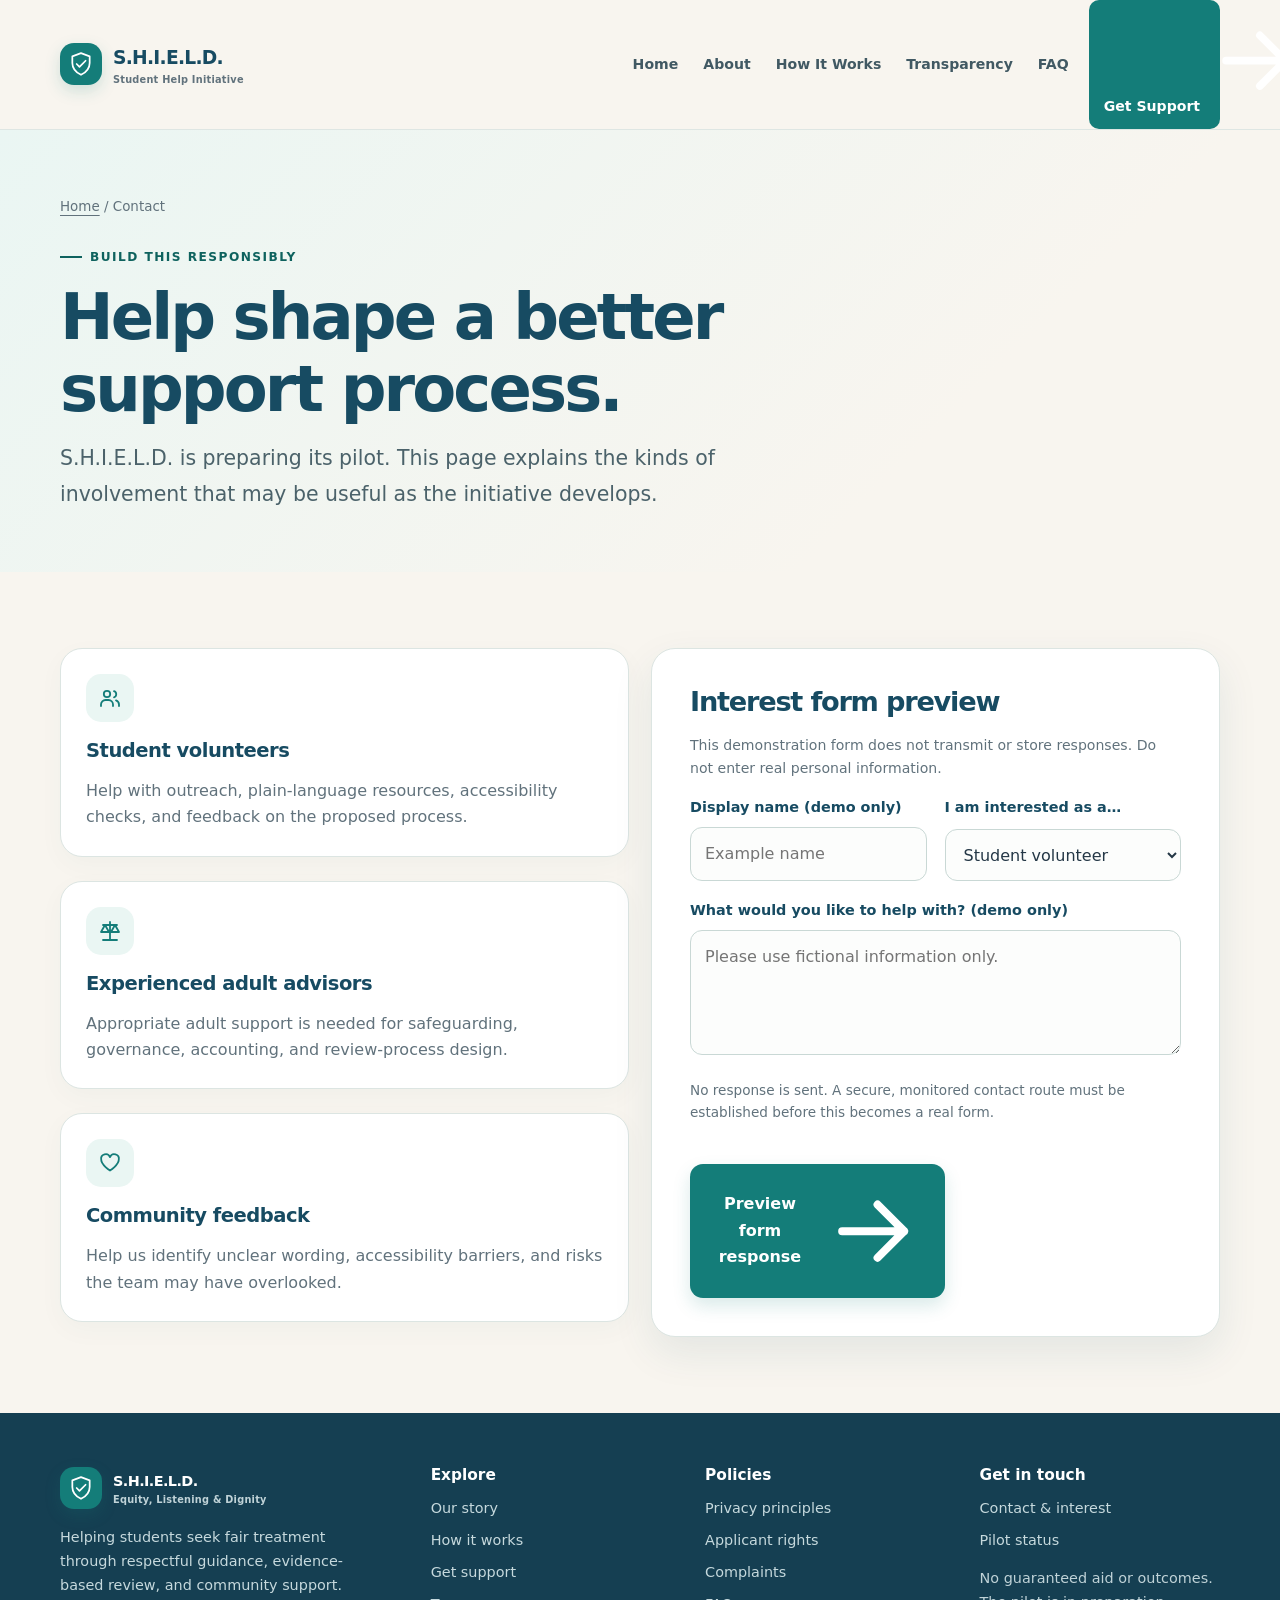
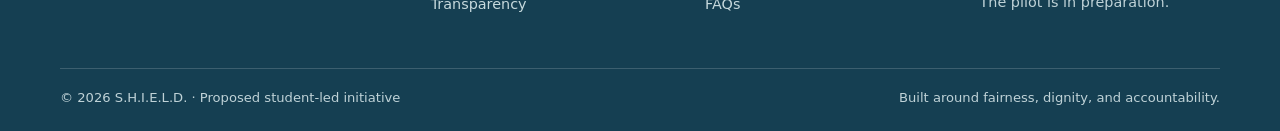
<file: contact.html>
<!doctype html>
<html lang="en">
<head>
<meta charset="utf-8"><meta name="viewport" content="width=device-width, initial-scale=1">
<meta name="description" content="Learn how to get involved as S.H.I.E.L.D. prepares its supervised pilot.">
<meta name="theme-color" content="#F8F5EF">
<title>Contact & Interest | S.H.I.E.L.D.</title>
<link rel="stylesheet" href="style.css">
</head>
<body><a class="skip-link" href="#main">Skip to content</a>
<header class="site-header"><div class="container header-inner">
<a class="brand" href="index.html" aria-label="S.H.I.E.L.D. home"><span class="brand-mark"><svg viewBox="0 0 48 48" aria-hidden="true" fill="none"><path d="M24 4 40 10v12c0 10.2-6.8 17.4-16 22C14.8 39.4 8 32.2 8 22V10L24 4Z" stroke="currentColor" stroke-width="3.2" stroke-linejoin="round"/><path d="m16 24 5.2 5.2L32.5 18" stroke="currentColor" stroke-width="3.2" stroke-linecap="round" stroke-linejoin="round"/></svg></span><span>S.H.I.E.L.D.<small>Student Help Initiative</small></span></a>
<button class="menu-toggle" type="button" data-menu-toggle aria-expanded="false" aria-label="Open navigation menu"><svg viewBox="0 0 24 24" fill="none" aria-hidden="true"><path d="M4 7h16M4 12h16M4 17h16" stroke="currentColor" stroke-width="1.8" stroke-linecap="round"/></svg> Menu</button>
<nav class="nav" data-nav aria-label="Main navigation"><a href="index.html">Home</a><a href="about.html">About</a><a href="how-it-works.html">How It Works</a><a href="transparency.html">Transparency</a><a href="faq.html">FAQ</a><a href="get-support.html" class="nav-cta">Get Support <svg viewBox="0 0 24 24" fill="none" aria-hidden="true"><path d="M5 12h14m-6-6 6 6-6 6" stroke="currentColor" stroke-width="1.8" stroke-linecap="round" stroke-linejoin="round"/></svg></a></nav>
</div></header><main id="main" class="">
<section class="page-hero"><div class="container"><div class="breadcrumb"><a href="index.html">Home</a> / Contact</div><span class="eyebrow">Build this responsibly</span><h1>Help shape a better support process.</h1><p class="lead">S.H.I.E.L.D. is preparing its pilot. This page explains the kinds of involvement that may be useful as the initiative develops.</p></div></section>
<section class="section"><div class="container grid-2"><div><div class="card"><span class="card-icon"><svg viewBox="0 0 24 24" fill="none" aria-hidden="true"><circle cx="9" cy="8" r="3.2" stroke="currentColor" stroke-width="1.8"/><path d="M3 20v-1.5A4.5 4.5 0 0 1 7.5 14h3A4.5 4.5 0 0 1 15 18.5V20M16 5.2a3.2 3.2 0 0 1 0 6.1m2 3.1a4.5 4.5 0 0 1 3 4.2V20" stroke="currentColor" stroke-width="1.8" stroke-linecap="round"/></svg></span><h3>Student volunteers</h3><p>Help with outreach, plain-language resources, accessibility checks, and feedback on the proposed process.</p></div><div class="card mt-24"><span class="card-icon"><svg viewBox="0 0 24 24" fill="none" aria-hidden="true"><path d="M12 3v18M5 6h14M7 6l-4 7h8L7 6Zm10 0-4 7h8l-4-7ZM5 21h14" stroke="currentColor" stroke-width="1.8" stroke-linecap="round" stroke-linejoin="round"/></svg></span><h3>Experienced adult advisors</h3><p>Appropriate adult support is needed for safeguarding, governance, accounting, and review-process design.</p></div><div class="card mt-24"><span class="card-icon"><svg viewBox="0 0 24 24" fill="none" aria-hidden="true"><path d="M20.8 8.6c0 5.4-8.8 11-8.8 11s-8.8-5.6-8.8-11A4.6 4.6 0 0 1 12 6.1a4.6 4.6 0 0 1 8.8 2.5Z" stroke="currentColor" stroke-width="1.8" stroke-linejoin="round"/></svg></span><h3>Community feedback</h3><p>Help us identify unclear wording, accessibility barriers, and risks the team may have overlooked.</p></div></div>
<div class="form-shell"><h2 style="font-size:1.7rem">Interest form preview</h2><p class="small">This demonstration form does not transmit or store responses. Do not enter real personal information.</p>
<form data-demo-form><div class="form-grid"><div class="field"><label for="interest-name">Display name (demo only)</label><input id="interest-name" name="name" autocomplete="off" placeholder="Example name"></div><div class="field"><label for="interest-role">I am interested as a…</label><select id="interest-role" name="role"><option>Student volunteer</option><option>Adult advisor</option><option>Community supporter</option><option>Giving feedback</option></select></div><div class="field full"><label for="interest-note">What would you like to help with? (demo only)</label><textarea id="interest-note" name="note" placeholder="Please use fictional information only."></textarea></div></div><p class="form-note mt-24">No response is sent. A secure, monitored contact route must be established before this becomes a real form.</p><button class="button button-primary mt-24" type="submit">Preview form response <svg viewBox="0 0 24 24" fill="none" aria-hidden="true"><path d="M5 12h14m-6-6 6 6-6 6" stroke="currentColor" stroke-width="1.8" stroke-linecap="round" stroke-linejoin="round"/></svg></button><div class="form-status" data-form-status></div></form></div></div></section>
</main><footer class="site-footer"><div class="container">
<div class="footer-grid">
<div><a class="brand" href="index.html"><span class="brand-mark"><svg viewBox="0 0 48 48" aria-hidden="true" fill="none"><path d="M24 4 40 10v12c0 10.2-6.8 17.4-16 22C14.8 39.4 8 32.2 8 22V10L24 4Z" stroke="currentColor" stroke-width="3.2" stroke-linejoin="round"/><path d="m16 24 5.2 5.2L32.5 18" stroke="currentColor" stroke-width="3.2" stroke-linecap="round" stroke-linejoin="round"/></svg></span><span>S.H.I.E.L.D.<small>Equity, Listening & Dignity</small></span></a>
<p style="margin-top:17px;max-width:300px">Helping students seek fair treatment through respectful guidance, evidence-based review, and community support.</p></div>
<div><h3>Explore</h3><div class="footer-links"><a href="about.html">Our story</a><a href="how-it-works.html">How it works</a><a href="get-support.html">Get support</a><a href="transparency.html">Transparency</a></div></div>
<div><h3>Policies</h3><div class="footer-links"><a href="privacy.html">Privacy principles</a><a href="applicant-rights.html">Applicant rights</a><a href="complaints.html">Complaints</a><a href="faq.html">FAQs</a></div></div>
<div><h3>Get in touch</h3><div class="footer-links"><a href="contact.html">Contact & interest</a><a href="pilot.html">Pilot status</a></div><p class="small" style="color:#BFD2D7;margin-top:14px">No guaranteed aid or outcomes. The pilot is in preparation.</p></div>
</div>
<div class="footer-bottom"><span>© <span data-year></span> S.H.I.E.L.D. · Proposed student-led initiative</span><span>Built around fairness, dignity, and accountability.</span></div>
</div></footer><script src="app.js" defer></script></body></html>
</file>
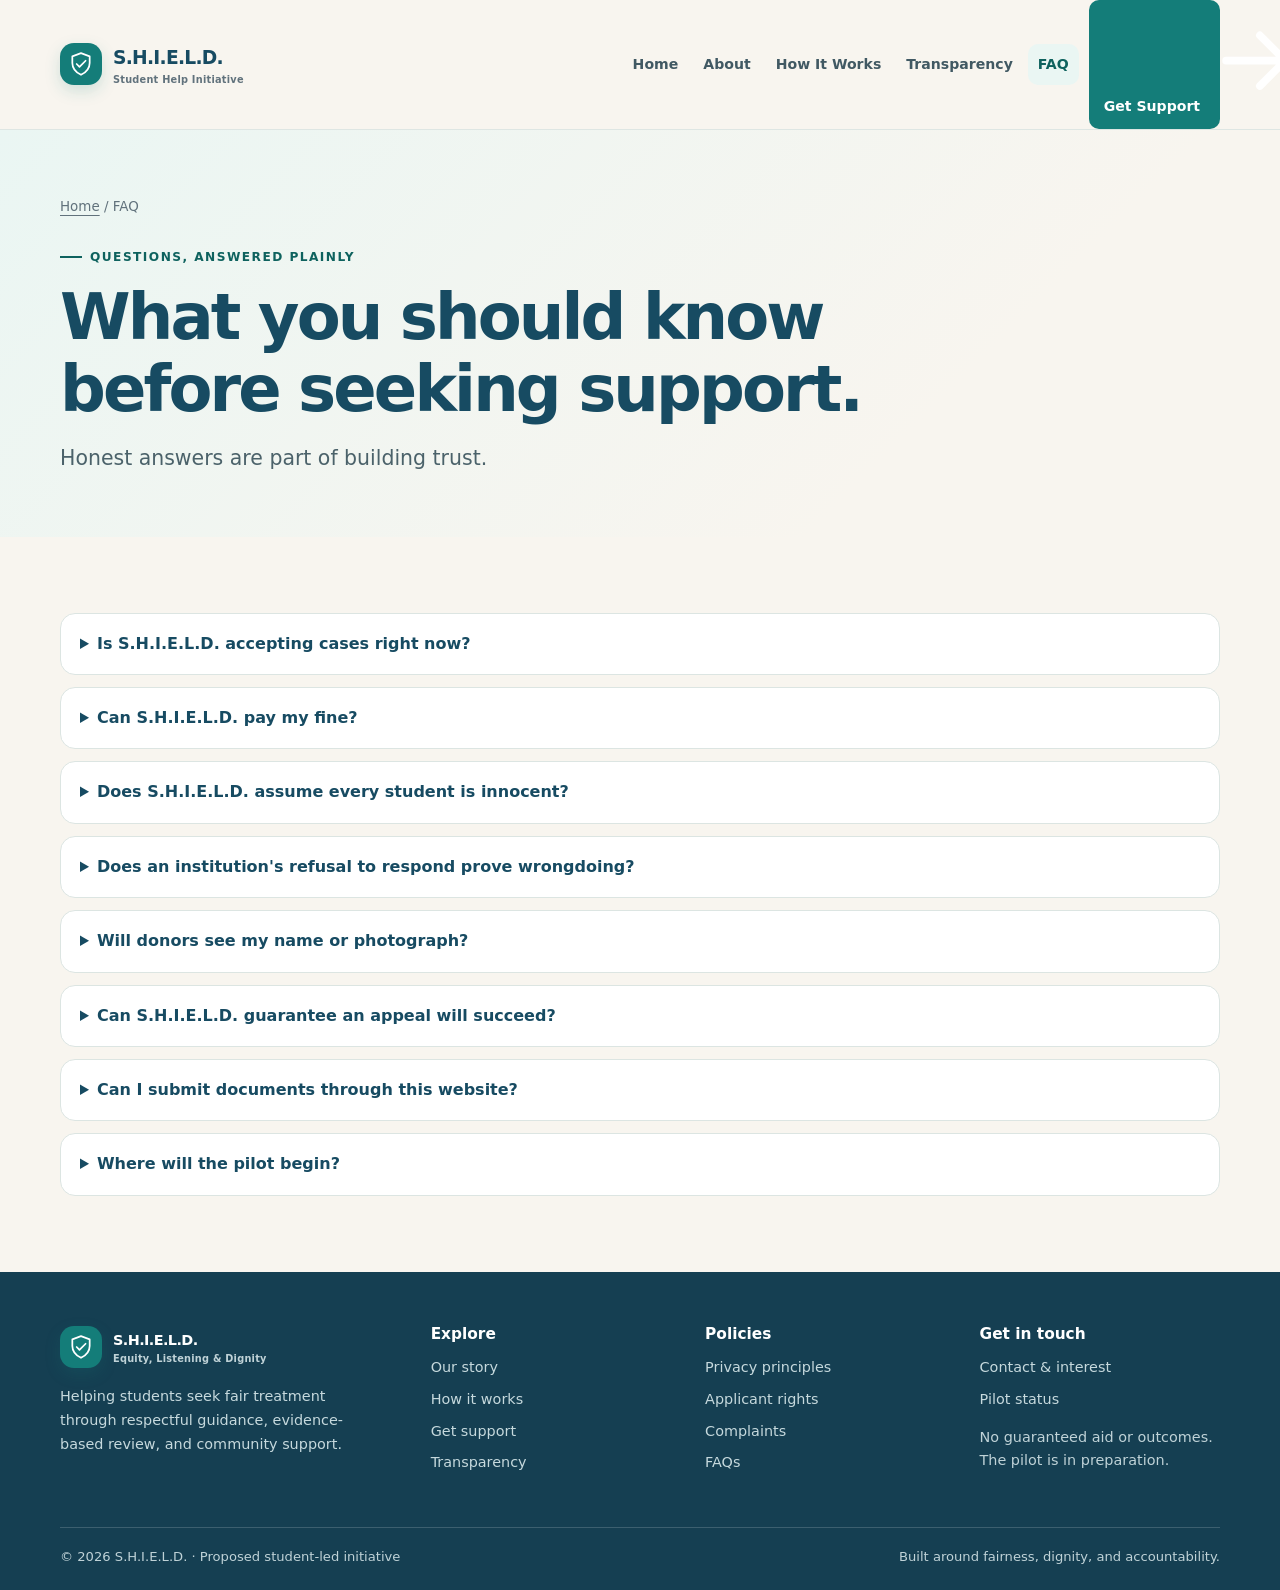
<file: faq.html>
<!doctype html>
<html lang="en">
<head>
<meta charset="utf-8"><meta name="viewport" content="width=device-width, initial-scale=1">
<meta name="description" content="Answers to common questions about S.H.I.E.L.D.'s mission, pilot, privacy, and possible assistance.">
<meta name="theme-color" content="#F8F5EF">
<title>FAQ | S.H.I.E.L.D.</title>
<link rel="stylesheet" href="style.css">
</head>
<body><a class="skip-link" href="#main">Skip to content</a>
<header class="site-header"><div class="container header-inner">
<a class="brand" href="index.html" aria-label="S.H.I.E.L.D. home"><span class="brand-mark"><svg viewBox="0 0 48 48" aria-hidden="true" fill="none"><path d="M24 4 40 10v12c0 10.2-6.8 17.4-16 22C14.8 39.4 8 32.2 8 22V10L24 4Z" stroke="currentColor" stroke-width="3.2" stroke-linejoin="round"/><path d="m16 24 5.2 5.2L32.5 18" stroke="currentColor" stroke-width="3.2" stroke-linecap="round" stroke-linejoin="round"/></svg></span><span>S.H.I.E.L.D.<small>Student Help Initiative</small></span></a>
<button class="menu-toggle" type="button" data-menu-toggle aria-expanded="false" aria-label="Open navigation menu"><svg viewBox="0 0 24 24" fill="none" aria-hidden="true"><path d="M4 7h16M4 12h16M4 17h16" stroke="currentColor" stroke-width="1.8" stroke-linecap="round"/></svg> Menu</button>
<nav class="nav" data-nav aria-label="Main navigation"><a href="index.html">Home</a><a href="about.html">About</a><a href="how-it-works.html">How It Works</a><a href="transparency.html">Transparency</a><a href="faq.html" aria-current="page">FAQ</a><a href="get-support.html" class="nav-cta">Get Support <svg viewBox="0 0 24 24" fill="none" aria-hidden="true"><path d="M5 12h14m-6-6 6 6-6 6" stroke="currentColor" stroke-width="1.8" stroke-linecap="round" stroke-linejoin="round"/></svg></a></nav>
</div></header><main id="main" class="">
<section class="page-hero"><div class="container"><div class="breadcrumb"><a href="index.html">Home</a> / FAQ</div><span class="eyebrow">Questions, answered plainly</span><h1>What you should know before seeking support.</h1><p class="lead">Honest answers are part of building trust.</p></div></section>
<section class="section"><div class="container faq-list">
<details><summary>Is S.H.I.E.L.D. accepting cases right now?</summary><p>No. This is a public informational preview while the supervised pilot and its safeguards are being prepared.</p></details>
<details><summary>Can S.H.I.E.L.D. pay my fine?</summary><p>Financial assistance is not currently available through this website. Any future aid will depend on eligibility, available funds, verification, and appropriate oversight.</p></details>
<details><summary>Does S.H.I.E.L.D. assume every student is innocent?</summary><p>No. The intended process considers evidence and context. A student may have broken a rule while still having a reasonable concern about whether a penalty was proportionate.</p></details>
<details><summary>Does an institution's refusal to respond prove wrongdoing?</summary><p>No. The team should explain what information was available and what could not be independently confirmed.</p></details>
<details><summary>Will donors see my name or photograph?</summary><p>Not by default. A contribution or request for information does not authorize access to a student's identity. Any exceptional sharing requires specific, informed permission and appropriate safeguards.</p></details>
<details><summary>Can S.H.I.E.L.D. guarantee an appeal will succeed?</summary><p>No. It cannot control an institution's decision or guarantee an outcome.</p></details>
<details><summary>Can I submit documents through this website?</summary><p>No. This static preview is not a secure case-management system. Do not enter or send sensitive personal or case information through demonstration features.</p></details>
<details><summary>Where will the pilot begin?</summary><p>The intended first pilot will work with a small group of institutes in one city. The city and participating institutions have not yet been finalized publicly.</p></details>
</div></section>
</main><footer class="site-footer"><div class="container">
<div class="footer-grid">
<div><a class="brand" href="index.html"><span class="brand-mark"><svg viewBox="0 0 48 48" aria-hidden="true" fill="none"><path d="M24 4 40 10v12c0 10.2-6.8 17.4-16 22C14.8 39.4 8 32.2 8 22V10L24 4Z" stroke="currentColor" stroke-width="3.2" stroke-linejoin="round"/><path d="m16 24 5.2 5.2L32.5 18" stroke="currentColor" stroke-width="3.2" stroke-linecap="round" stroke-linejoin="round"/></svg></span><span>S.H.I.E.L.D.<small>Equity, Listening & Dignity</small></span></a>
<p style="margin-top:17px;max-width:300px">Helping students seek fair treatment through respectful guidance, evidence-based review, and community support.</p></div>
<div><h3>Explore</h3><div class="footer-links"><a href="about.html">Our story</a><a href="how-it-works.html">How it works</a><a href="get-support.html">Get support</a><a href="transparency.html">Transparency</a></div></div>
<div><h3>Policies</h3><div class="footer-links"><a href="privacy.html">Privacy principles</a><a href="applicant-rights.html">Applicant rights</a><a href="complaints.html">Complaints</a><a href="faq.html">FAQs</a></div></div>
<div><h3>Get in touch</h3><div class="footer-links"><a href="contact.html">Contact & interest</a><a href="pilot.html">Pilot status</a></div><p class="small" style="color:#BFD2D7;margin-top:14px">No guaranteed aid or outcomes. The pilot is in preparation.</p></div>
</div>
<div class="footer-bottom"><span>© <span data-year></span> S.H.I.E.L.D. · Proposed student-led initiative</span><span>Built around fairness, dignity, and accountability.</span></div>
</div></footer><script src="app.js" defer></script></body></html>
</file>
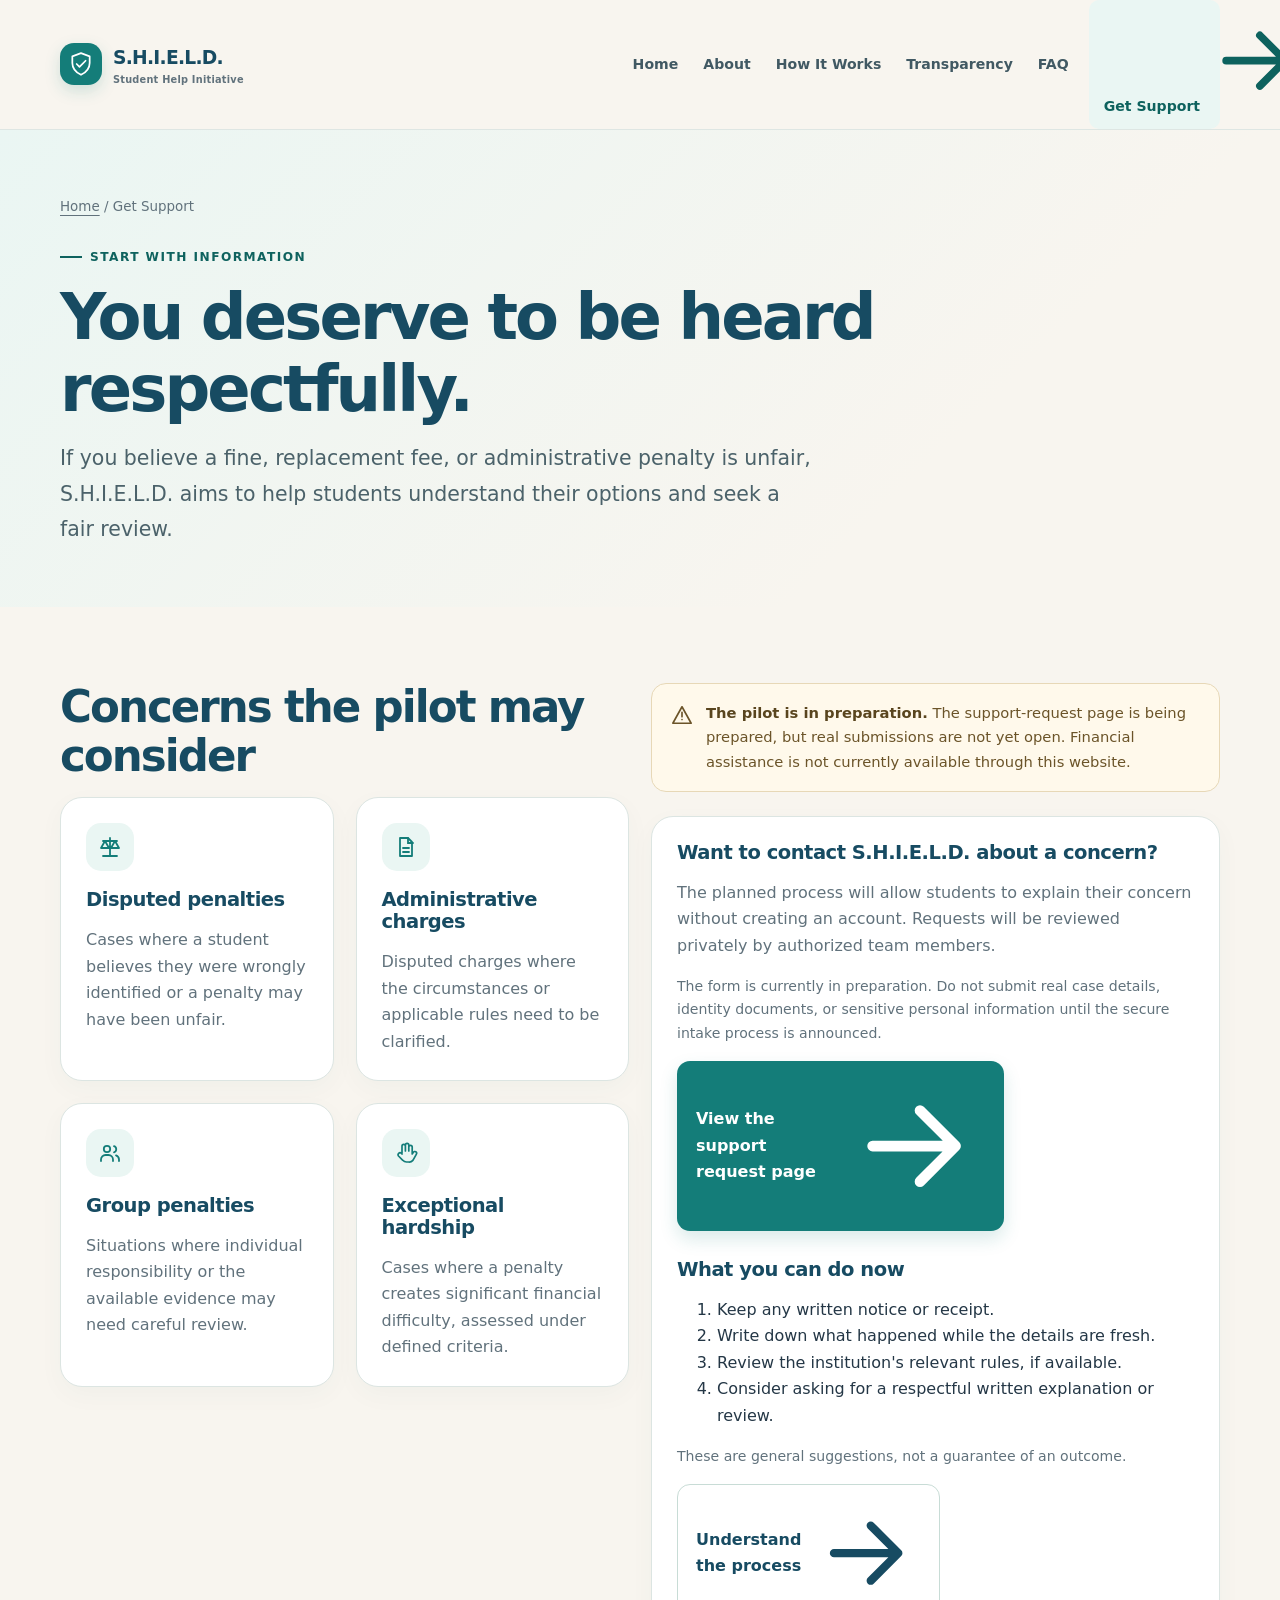
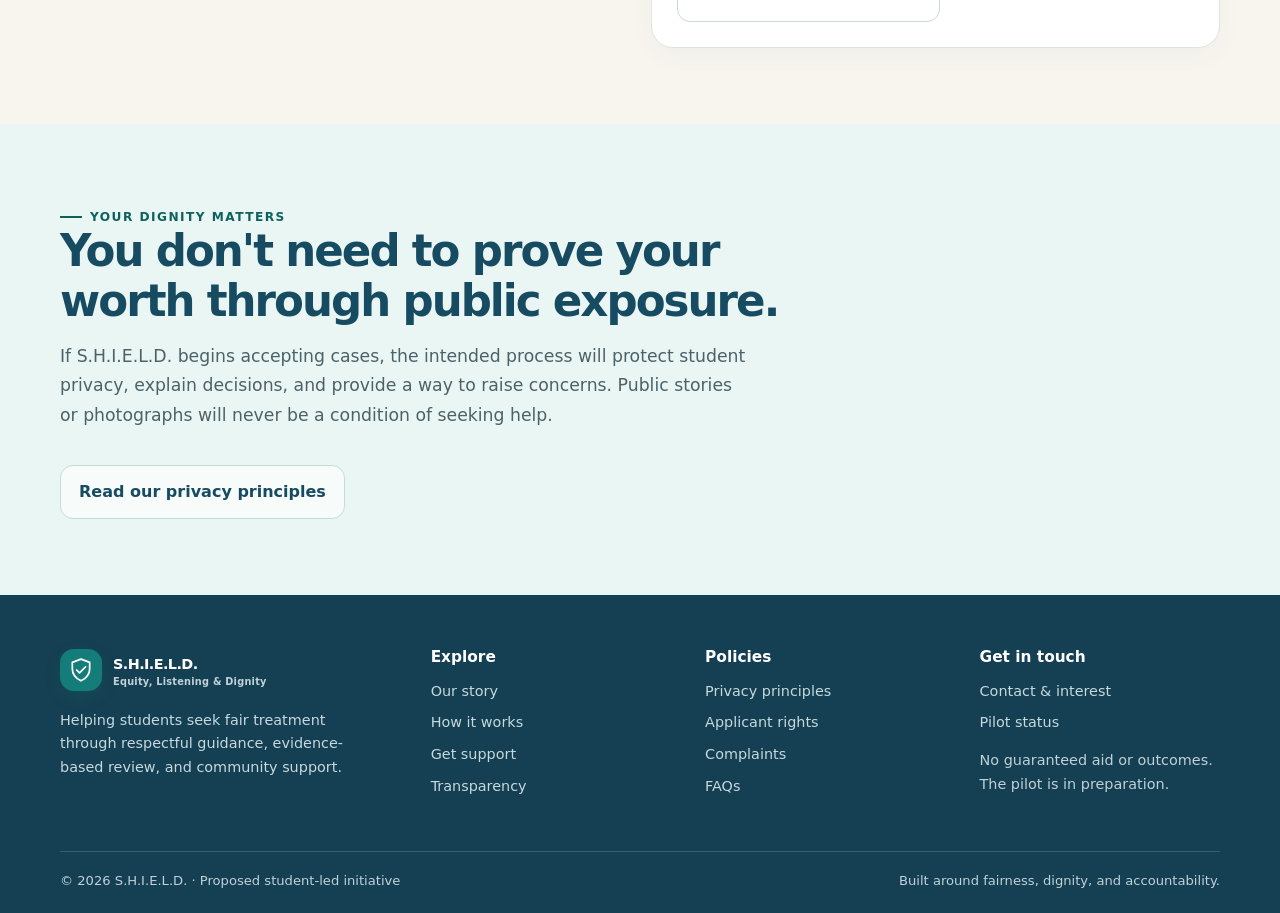
<file: get-support.html>
<!doctype html>
<html lang="en">
<head>
  <meta charset="utf-8">
  <meta name="viewport" content="width=device-width, initial-scale=1">
  <meta name="description" content="Learn about S.H.I.E.L.D. support requests, eligibility, privacy and the planned student-support pilot.">
  <meta name="theme-color" content="#F8F5EF">
  <title>Get Support | S.H.I.E.L.D.</title>
  <link rel="stylesheet" href="style.css">
</head>

<body>
  <a class="skip-link" href="#main">Skip to content</a>

  <header class="site-header">
    <div class="container header-inner">
      <a class="brand" href="index.html" aria-label="S.H.I.E.L.D. home">
        <span class="brand-mark">
          <svg viewBox="0 0 48 48" aria-hidden="true" fill="none">
            <path d="M24 4 40 10v12c0 10.2-6.8 17.4-16 22C14.8 39.4 8 32.2 8 22V10L24 4Z"
              stroke="currentColor" stroke-width="3.2" stroke-linejoin="round"/>
            <path d="m16 24 5.2 5.2L32.5 18"
              stroke="currentColor" stroke-width="3.2"
              stroke-linecap="round" stroke-linejoin="round"/>
          </svg>
        </span>
        <span>
          S.H.I.E.L.D.
          <small>Student Help Initiative</small>
        </span>
      </a>

      <button class="menu-toggle" type="button" data-menu-toggle
        aria-expanded="false" aria-label="Open navigation menu">
        <svg viewBox="0 0 24 24" fill="none" aria-hidden="true">
          <path d="M4 7h16M4 12h16M4 17h16"
            stroke="currentColor" stroke-width="1.8" stroke-linecap="round"/>
        </svg>
        Menu
      </button>

      <nav class="nav" data-nav aria-label="Main navigation">
        <a href="index.html">Home</a>
        <a href="about.html">About</a>
        <a href="how-it-works.html">How It Works</a>
        <a href="transparency.html">Transparency</a>
        <a href="faq.html">FAQ</a>
        <a href="get-support.html" class="nav-cta" aria-current="page">
          Get Support
          <svg viewBox="0 0 24 24" fill="none" aria-hidden="true">
            <path d="M5 12h14m-6-6 6 6-6 6"
              stroke="currentColor" stroke-width="1.8"
              stroke-linecap="round" stroke-linejoin="round"/>
          </svg>
        </a>
      </nav>
    </div>
  </header>

  <main id="main">
    <section class="page-hero">
      <div class="container">
        <div class="breadcrumb">
          <a href="index.html">Home</a> / Get Support
        </div>
        <span class="eyebrow">Start with information</span>
        <h1>You deserve to be heard respectfully.</h1>
        <p class="lead">
          If you believe a fine, replacement fee, or administrative penalty
          is unfair, S.H.I.E.L.D. aims to help students understand their
          options and seek a fair review.
        </p>
      </div>
    </section>

    <section class="section">
      <div class="container grid-2">

        <div>
          <h2>Concerns the pilot may consider</h2>

          <div class="grid-2">
            <article class="card">
              <span class="card-icon">
                <svg viewBox="0 0 24 24" fill="none" aria-hidden="true">
                  <path d="M12 3v18M5 6h14M7 6l-4 7h8L7 6Zm10 0-4 7h8l-4-7ZM5 21h14"
                    stroke="currentColor" stroke-width="1.8"
                    stroke-linecap="round" stroke-linejoin="round"/>
                </svg>
              </span>
              <h3>Disputed penalties</h3>
              <p>
                Cases where a student believes they were wrongly identified
                or a penalty may have been unfair.
              </p>
            </article>

            <article class="card">
              <span class="card-icon">
                <svg viewBox="0 0 24 24" fill="none" aria-hidden="true">
                  <path d="M6 3h8l4 4v14H6V3Z"
                    stroke="currentColor" stroke-width="1.8" stroke-linejoin="round"/>
                  <path d="M14 3v5h5M9 13h6m-6 4h6"
                    stroke="currentColor" stroke-width="1.8"
                    stroke-linecap="round"/>
                </svg>
              </span>
              <h3>Administrative charges</h3>
              <p>
                Disputed charges where the circumstances or applicable
                rules need to be clarified.
              </p>
            </article>

            <article class="card">
              <span class="card-icon">
                <svg viewBox="0 0 24 24" fill="none" aria-hidden="true">
                  <circle cx="9" cy="8" r="3.2"
                    stroke="currentColor" stroke-width="1.8"/>
                  <path d="M3 20v-1.5A4.5 4.5 0 0 1 7.5 14h3A4.5 4.5 0 0 1 15 18.5V20M16 5.2a3.2 3.2 0 0 1 0 6.1m2 3.1a4.5 4.5 0 0 1 3 4.2V20"
                    stroke="currentColor" stroke-width="1.8"
                    stroke-linecap="round"/>
                </svg>
              </span>
              <h3>Group penalties</h3>
              <p>
                Situations where individual responsibility or the available
                evidence may need careful review.
              </p>
            </article>

            <article class="card">
              <span class="card-icon">
                <svg viewBox="0 0 24 24" fill="none" aria-hidden="true">
                  <path d="M8 12V5a1.7 1.7 0 0 1 3.4 0v5-6a1.7 1.7 0 0 1 3.4 0v6-4a1.7 1.7 0 0 1 3.4 0v7l1.1-1.7a1.8 1.8 0 0 1 3 2l-3.4 6.1A5 5 0 0 1 14.5 21h-2a5 5 0 0 1-3.7-1.7L4.5 15a2 2 0 0 1 2.8-2.8L8 13"
                    stroke="currentColor" stroke-width="1.7"
                    stroke-linecap="round" stroke-linejoin="round"/>
                </svg>
              </span>
              <h3>Exceptional hardship</h3>
              <p>
                Cases where a penalty creates significant financial
                difficulty, assessed under defined criteria.
              </p>
            </article>
          </div>
        </div>

        <div>
          <div class="notice">
            <svg viewBox="0 0 24 24" fill="none" aria-hidden="true">
              <path d="m12 3 10 18H2L12 3Z"
                stroke="currentColor" stroke-width="1.8" stroke-linejoin="round"/>
              <path d="M12 9v5m0 3h.01"
                stroke="currentColor" stroke-width="1.8" stroke-linecap="round"/>
            </svg>
            <p>
              <strong>The pilot is in preparation.</strong>
              The support-request page is being prepared, but real
              submissions are not yet open. Financial assistance is not
              currently available through this website.
            </p>
          </div>

          <div class="card mt-24">
            <h3>Want to contact S.H.I.E.L.D. about a concern?</h3>
            <p>
              The planned process will allow students to explain their
              concern without creating an account. Requests will be
              reviewed privately by authorized team members.
            </p>
            <p class="small">
              The form is currently in preparation. Do not submit real
              case details, identity documents, or sensitive personal
              information until the secure intake process is announced.
            </p>

            <a class="button button-primary" href="support-request.html">
              View the support request page
              <svg viewBox="0 0 24 24" fill="none" aria-hidden="true">
                <path d="M5 12h14m-6-6 6 6-6 6"
                  stroke="currentColor" stroke-width="1.8"
                  stroke-linecap="round" stroke-linejoin="round"/>
              </svg>
            </a>

            <h3 style="margin-top:28px;">What you can do now</h3>
            <ol>
              <li>Keep any written notice or receipt.</li>
              <li>Write down what happened while the details are fresh.</li>
              <li>Review the institution's relevant rules, if available.</li>
              <li>Consider asking for a respectful written explanation or review.</li>
            </ol>

            <p class="small">
              These are general suggestions, not a guarantee of an outcome.
            </p>

            <a class="button button-secondary" href="how-it-works.html">
              Understand the process
              <svg viewBox="0 0 24 24" fill="none" aria-hidden="true">
                <path d="M5 12h14m-6-6 6 6-6 6"
                  stroke="currentColor" stroke-width="1.8"
                  stroke-linecap="round" stroke-linejoin="round"/>
              </svg>
            </a>
          </div>
        </div>
      </div>
    </section>

    <section class="section section-mint">
      <div class="container">
        <div class="section-head">
          <span class="eyebrow">Your dignity matters</span>
          <h2>You don't need to prove your worth through public exposure.</h2>
          <p class="lead">
            If S.H.I.E.L.D. begins accepting cases, the intended process
            will protect student privacy, explain decisions, and provide
            a way to raise concerns. Public stories or photographs will
            never be a condition of seeking help.
          </p>
        </div>
        <a class="button button-secondary" href="privacy.html">
          Read our privacy principles
        </a>
      </div>
    </section>
  </main>

  <footer class="site-footer">
    <div class="container">
      <div class="footer-grid">

        <div>
          <a class="brand" href="index.html">
            <span class="brand-mark">
              <svg viewBox="0 0 48 48" aria-hidden="true" fill="none">
                <path d="M24 4 40 10v12c0 10.2-6.8 17.4-16 22C14.8 39.4 8 32.2 8 22V10L24 4Z"
                  stroke="currentColor" stroke-width="3.2" stroke-linejoin="round"/>
                <path d="m16 24 5.2 5.2L32.5 18"
                  stroke="currentColor" stroke-width="3.2"
                  stroke-linecap="round" stroke-linejoin="round"/>
              </svg>
            </span>
            <span>
              S.H.I.E.L.D.
              <small>Equity, Listening &amp; Dignity</small>
            </span>
          </a>
          <p style="margin-top:17px;max-width:300px">
            Helping students seek fair treatment through respectful
            guidance, evidence-based review, and community support.
          </p>
        </div>

        <div>
          <h3>Explore</h3>
          <div class="footer-links">
            <a href="about.html">Our story</a>
            <a href="how-it-works.html">How it works</a>
            <a href="get-support.html">Get support</a>
            <a href="transparency.html">Transparency</a>
          </div>
        </div>

        <div>
          <h3>Policies</h3>
          <div class="footer-links">
            <a href="privacy.html">Privacy principles</a>
            <a href="applicant-rights.html">Applicant rights</a>
            <a href="complaints.html">Complaints</a>
            <a href="faq.html">FAQs</a>
          </div>
        </div>

        <div>
          <h3>Get in touch</h3>
          <div class="footer-links">
            <a href="contact.html">Contact &amp; interest</a>
            <a href="pilot.html">Pilot status</a>
          </div>
          <p class="small" style="color:#BFD2D7;margin-top:14px">
            No guaranteed aid or outcomes. The pilot is in preparation.
          </p>
        </div>

      </div>

      <div class="footer-bottom">
        <span>
          © <span data-year></span> S.H.I.E.L.D. · Proposed student-led initiative
        </span>
        <span>Built around fairness, dignity, and accountability.</span>
      </div>
    </div>
  </footer>

  <script src="app.js" defer></script>
</body>
</html>
</file>
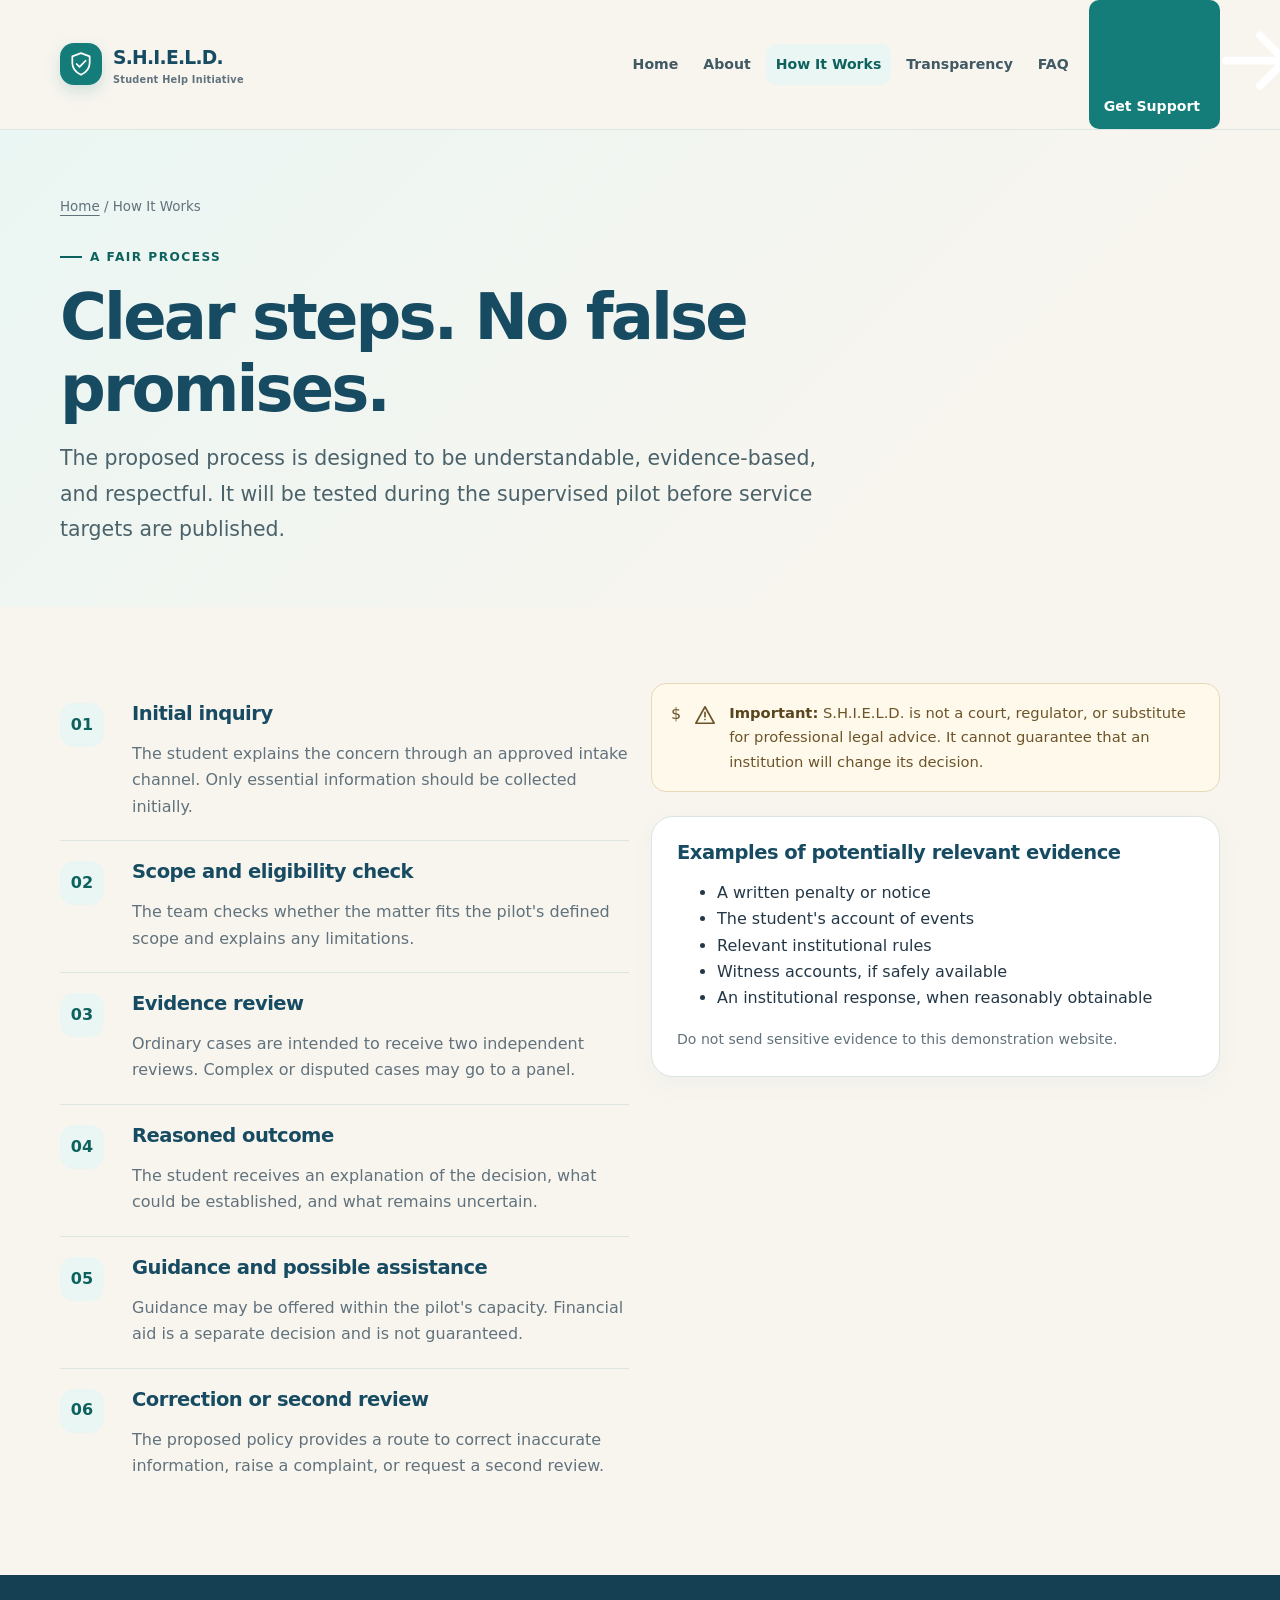
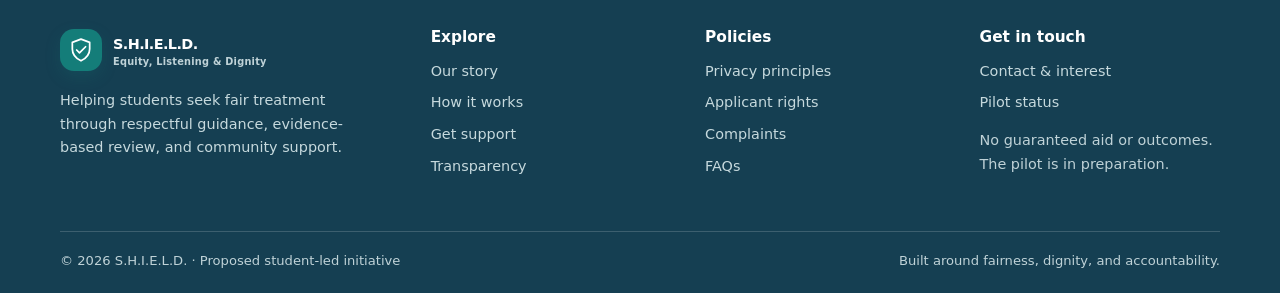
<file: how-it-works.html>
<!doctype html>
<html lang="en">
<head>
<meta charset="utf-8"><meta name="viewport" content="width=device-width, initial-scale=1">
<meta name="description" content="Understand the proposed S.H.I.E.L.D. case review, guidance, and assistance process.">
<meta name="theme-color" content="#F8F5EF">
<title>How It Works | S.H.I.E.L.D.</title>
<link rel="stylesheet" href="style.css">
</head>
<body><a class="skip-link" href="#main">Skip to content</a>
<header class="site-header"><div class="container header-inner">
<a class="brand" href="index.html" aria-label="S.H.I.E.L.D. home"><span class="brand-mark"><svg viewBox="0 0 48 48" aria-hidden="true" fill="none"><path d="M24 4 40 10v12c0 10.2-6.8 17.4-16 22C14.8 39.4 8 32.2 8 22V10L24 4Z" stroke="currentColor" stroke-width="3.2" stroke-linejoin="round"/><path d="m16 24 5.2 5.2L32.5 18" stroke="currentColor" stroke-width="3.2" stroke-linecap="round" stroke-linejoin="round"/></svg></span><span>S.H.I.E.L.D.<small>Student Help Initiative</small></span></a>
<button class="menu-toggle" type="button" data-menu-toggle aria-expanded="false" aria-label="Open navigation menu"><svg viewBox="0 0 24 24" fill="none" aria-hidden="true"><path d="M4 7h16M4 12h16M4 17h16" stroke="currentColor" stroke-width="1.8" stroke-linecap="round"/></svg> Menu</button>
<nav class="nav" data-nav aria-label="Main navigation"><a href="index.html">Home</a><a href="about.html">About</a><a href="how-it-works.html" aria-current="page">How It Works</a><a href="transparency.html">Transparency</a><a href="faq.html">FAQ</a><a href="get-support.html" class="nav-cta">Get Support <svg viewBox="0 0 24 24" fill="none" aria-hidden="true"><path d="M5 12h14m-6-6 6 6-6 6" stroke="currentColor" stroke-width="1.8" stroke-linecap="round" stroke-linejoin="round"/></svg></a></nav>
</div></header><main id="main" class="">
<section class="page-hero"><div class="container"><div class="breadcrumb"><a href="index.html">Home</a> / How It Works</div><span class="eyebrow">A fair process</span><h1>Clear steps. No false promises.</h1><p class="lead">The proposed process is designed to be understandable, evidence-based, and respectful. It will be tested during the supervised pilot before service targets are published.</p></div></section>
<section class="section"><div class="container grid-2"><div class="step-list">
<div class="step"><span class="step-num">01</span><div><h3>Initial inquiry</h3><p>The student explains the concern through an approved intake channel. Only essential information should be collected initially.</p></div></div>
<div class="step"><span class="step-num">02</span><div><h3>Scope and eligibility check</h3><p>The team checks whether the matter fits the pilot's defined scope and explains any limitations.</p></div></div>
<div class="step"><span class="step-num">03</span><div><h3>Evidence review</h3><p>Ordinary cases are intended to receive two independent reviews. Complex or disputed cases may go to a panel.</p></div></div>
<div class="step"><span class="step-num">04</span><div><h3>Reasoned outcome</h3><p>The student receives an explanation of the decision, what could be established, and what remains uncertain.</p></div></div>
<div class="step"><span class="step-num">05</span><div><h3>Guidance and possible assistance</h3><p>Guidance may be offered within the pilot's capacity. Financial aid is a separate decision and is not guaranteed.</p></div></div>
<div class="step"><span class="step-num">06</span><div><h3>Correction or second review</h3><p>The proposed policy provides a route to correct inaccurate information, raise a complaint, or request a second review.</p></div></div>
</div><aside><div class="notice">$<svg viewBox="0 0 24 24" fill="none" aria-hidden="true"><path d="m12 3 10 18H2L12 3Z" stroke="currentColor" stroke-width="1.8" stroke-linejoin="round"/><path d="M12 9v5m0 3h.01" stroke="currentColor" stroke-width="1.8" stroke-linecap="round"/></svg><p><strong>Important:</strong> S.H.I.E.L.D. is not a court, regulator, or substitute for professional legal advice. It cannot guarantee that an institution will change its decision.</p></div><div class="card mt-24"><h3>Examples of potentially relevant evidence</h3><ul><li>A written penalty or notice</li><li>The student's account of events</li><li>Relevant institutional rules</li><li>Witness accounts, if safely available</li><li>An institutional response, when reasonably obtainable</li></ul><p class="small">Do not send sensitive evidence to this demonstration website.</p></div></aside></div></section>
</main><footer class="site-footer"><div class="container">
<div class="footer-grid">
<div><a class="brand" href="index.html"><span class="brand-mark"><svg viewBox="0 0 48 48" aria-hidden="true" fill="none"><path d="M24 4 40 10v12c0 10.2-6.8 17.4-16 22C14.8 39.4 8 32.2 8 22V10L24 4Z" stroke="currentColor" stroke-width="3.2" stroke-linejoin="round"/><path d="m16 24 5.2 5.2L32.5 18" stroke="currentColor" stroke-width="3.2" stroke-linecap="round" stroke-linejoin="round"/></svg></span><span>S.H.I.E.L.D.<small>Equity, Listening & Dignity</small></span></a>
<p style="margin-top:17px;max-width:300px">Helping students seek fair treatment through respectful guidance, evidence-based review, and community support.</p></div>
<div><h3>Explore</h3><div class="footer-links"><a href="about.html">Our story</a><a href="how-it-works.html">How it works</a><a href="get-support.html">Get support</a><a href="transparency.html">Transparency</a></div></div>
<div><h3>Policies</h3><div class="footer-links"><a href="privacy.html">Privacy principles</a><a href="applicant-rights.html">Applicant rights</a><a href="complaints.html">Complaints</a><a href="faq.html">FAQs</a></div></div>
<div><h3>Get in touch</h3><div class="footer-links"><a href="contact.html">Contact & interest</a><a href="pilot.html">Pilot status</a></div><p class="small" style="color:#BFD2D7;margin-top:14px">No guaranteed aid or outcomes. The pilot is in preparation.</p></div>
</div>
<div class="footer-bottom"><span>© <span data-year></span> S.H.I.E.L.D. · Proposed student-led initiative</span><span>Built around fairness, dignity, and accountability.</span></div>
</div></footer><script src="app.js" defer></script></body></html>
</file>
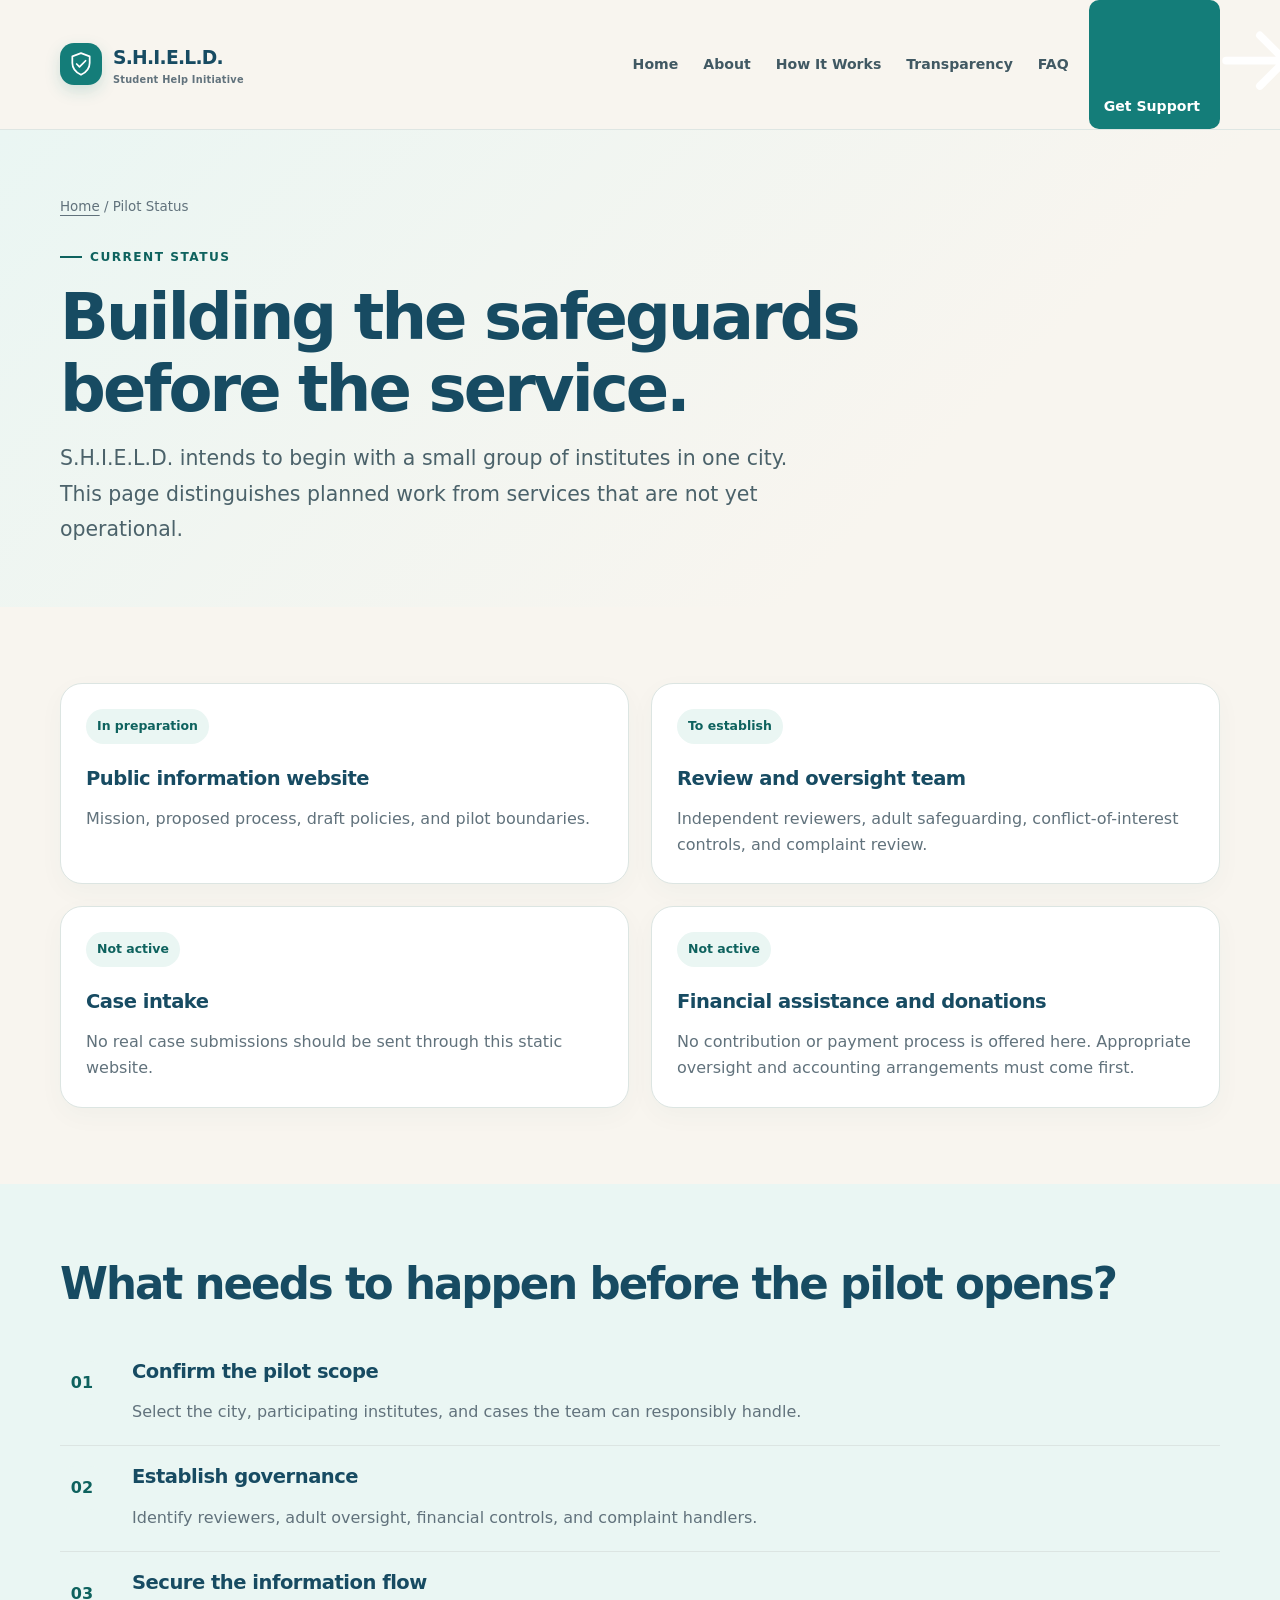
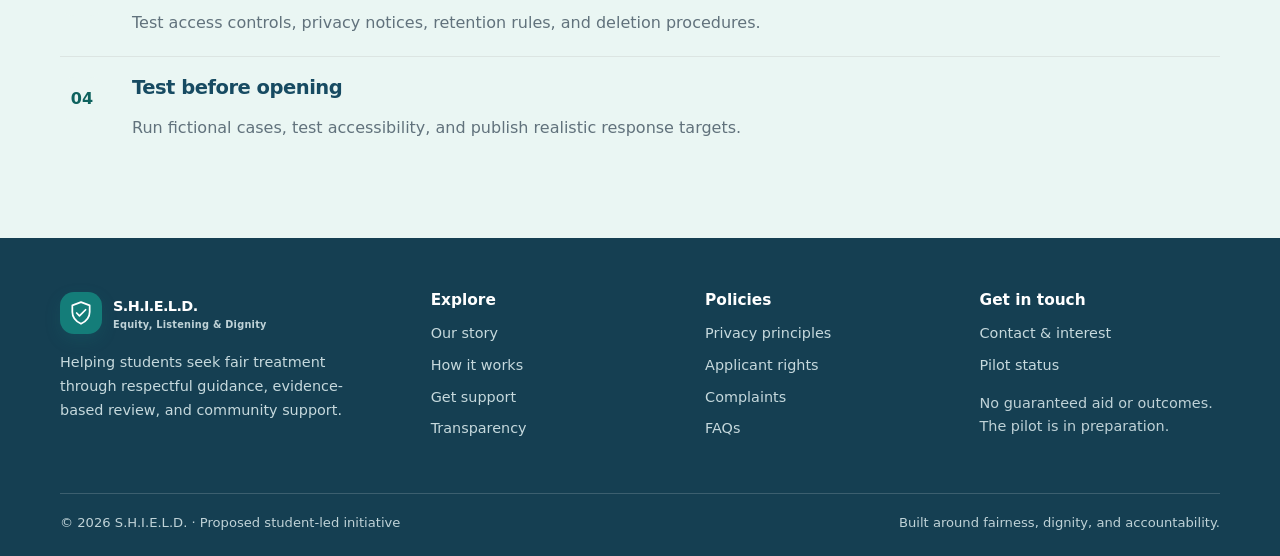
<file: pilot.html>
<!doctype html>
<html lang="en">
<head>
<meta charset="utf-8"><meta name="viewport" content="width=device-width, initial-scale=1">
<meta name="description" content="See what is planned, what is in preparation, and what is not yet active in the S.H.I.E.L.D. pilot.">
<meta name="theme-color" content="#F8F5EF">
<title>Pilot Status | S.H.I.E.L.D.</title>
<link rel="stylesheet" href="style.css">
</head>
<body><a class="skip-link" href="#main">Skip to content</a>
<header class="site-header"><div class="container header-inner">
<a class="brand" href="index.html" aria-label="S.H.I.E.L.D. home"><span class="brand-mark"><svg viewBox="0 0 48 48" aria-hidden="true" fill="none"><path d="M24 4 40 10v12c0 10.2-6.8 17.4-16 22C14.8 39.4 8 32.2 8 22V10L24 4Z" stroke="currentColor" stroke-width="3.2" stroke-linejoin="round"/><path d="m16 24 5.2 5.2L32.5 18" stroke="currentColor" stroke-width="3.2" stroke-linecap="round" stroke-linejoin="round"/></svg></span><span>S.H.I.E.L.D.<small>Student Help Initiative</small></span></a>
<button class="menu-toggle" type="button" data-menu-toggle aria-expanded="false" aria-label="Open navigation menu"><svg viewBox="0 0 24 24" fill="none" aria-hidden="true"><path d="M4 7h16M4 12h16M4 17h16" stroke="currentColor" stroke-width="1.8" stroke-linecap="round"/></svg> Menu</button>
<nav class="nav" data-nav aria-label="Main navigation"><a href="index.html">Home</a><a href="about.html">About</a><a href="how-it-works.html">How It Works</a><a href="transparency.html">Transparency</a><a href="faq.html">FAQ</a><a href="get-support.html" class="nav-cta">Get Support <svg viewBox="0 0 24 24" fill="none" aria-hidden="true"><path d="M5 12h14m-6-6 6 6-6 6" stroke="currentColor" stroke-width="1.8" stroke-linecap="round" stroke-linejoin="round"/></svg></a></nav>
</div></header><main id="main" class="">
<section class="page-hero"><div class="container"><div class="breadcrumb"><a href="index.html">Home</a> / Pilot Status</div><span class="eyebrow">Current status</span><h1>Building the safeguards before the service.</h1><p class="lead">S.H.I.E.L.D. intends to begin with a small group of institutes in one city. This page distinguishes planned work from services that are not yet operational.</p></div></section>
<section class="section"><div class="container grid-2"><article class="card"><span class="pill">In preparation</span><h3 class="mt-24">Public information website</h3><p>Mission, proposed process, draft policies, and pilot boundaries.</p></article><article class="card"><span class="pill">To establish</span><h3 class="mt-24">Review and oversight team</h3><p>Independent reviewers, adult safeguarding, conflict-of-interest controls, and complaint review.</p></article><article class="card"><span class="pill">Not active</span><h3 class="mt-24">Case intake</h3><p>No real case submissions should be sent through this static website.</p></article><article class="card"><span class="pill">Not active</span><h3 class="mt-24">Financial assistance and donations</h3><p>No contribution or payment process is offered here. Appropriate oversight and accounting arrangements must come first.</p></article></div></section>
<section class="section section-mint"><div class="container"><h2>What needs to happen before the pilot opens?</h2><div class="step-list mt-32"><div class="step"><span class="step-num">01</span><div><h3>Confirm the pilot scope</h3><p>Select the city, participating institutes, and cases the team can responsibly handle.</p></div></div><div class="step"><span class="step-num">02</span><div><h3>Establish governance</h3><p>Identify reviewers, adult oversight, financial controls, and complaint handlers.</p></div></div><div class="step"><span class="step-num">03</span><div><h3>Secure the information flow</h3><p>Test access controls, privacy notices, retention rules, and deletion procedures.</p></div></div><div class="step"><span class="step-num">04</span><div><h3>Test before opening</h3><p>Run fictional cases, test accessibility, and publish realistic response targets.</p></div></div></div></div></section>
</main><footer class="site-footer"><div class="container">
<div class="footer-grid">
<div><a class="brand" href="index.html"><span class="brand-mark"><svg viewBox="0 0 48 48" aria-hidden="true" fill="none"><path d="M24 4 40 10v12c0 10.2-6.8 17.4-16 22C14.8 39.4 8 32.2 8 22V10L24 4Z" stroke="currentColor" stroke-width="3.2" stroke-linejoin="round"/><path d="m16 24 5.2 5.2L32.5 18" stroke="currentColor" stroke-width="3.2" stroke-linecap="round" stroke-linejoin="round"/></svg></span><span>S.H.I.E.L.D.<small>Equity, Listening & Dignity</small></span></a>
<p style="margin-top:17px;max-width:300px">Helping students seek fair treatment through respectful guidance, evidence-based review, and community support.</p></div>
<div><h3>Explore</h3><div class="footer-links"><a href="about.html">Our story</a><a href="how-it-works.html">How it works</a><a href="get-support.html">Get support</a><a href="transparency.html">Transparency</a></div></div>
<div><h3>Policies</h3><div class="footer-links"><a href="privacy.html">Privacy principles</a><a href="applicant-rights.html">Applicant rights</a><a href="complaints.html">Complaints</a><a href="faq.html">FAQs</a></div></div>
<div><h3>Get in touch</h3><div class="footer-links"><a href="contact.html">Contact & interest</a><a href="pilot.html">Pilot status</a></div><p class="small" style="color:#BFD2D7;margin-top:14px">No guaranteed aid or outcomes. The pilot is in preparation.</p></div>
</div>
<div class="footer-bottom"><span>© <span data-year></span> S.H.I.E.L.D. · Proposed student-led initiative</span><span>Built around fairness, dignity, and accountability.</span></div>
</div></footer><script src="app.js" defer></script></body></html>
</file>
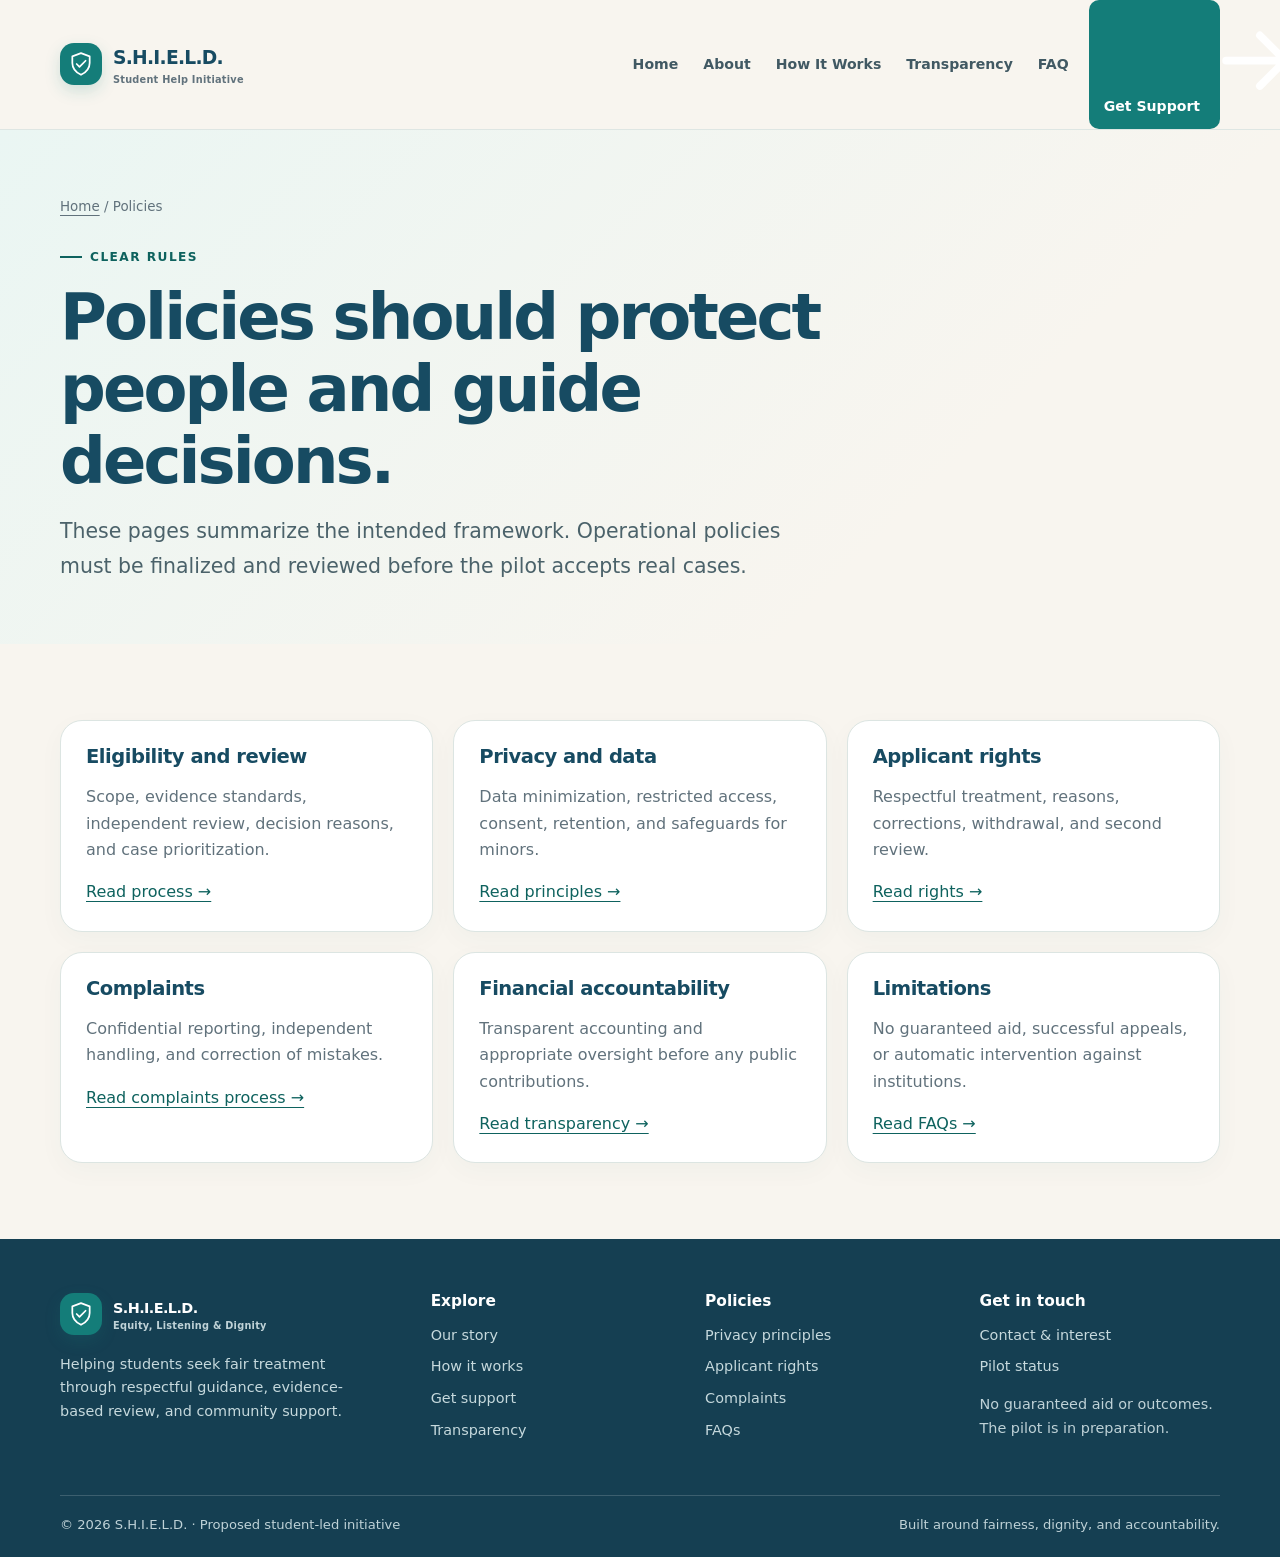
<file: policies.html>
<!doctype html>
<html lang="en">
<head>
<meta charset="utf-8"><meta name="viewport" content="width=device-width, initial-scale=1">
<meta name="description" content="Explore S.H.I.E.L.D.'s proposed policy framework.">
<meta name="theme-color" content="#F8F5EF">
<title>Policies | S.H.I.E.L.D.</title>
<link rel="stylesheet" href="style.css">
</head>
<body><a class="skip-link" href="#main">Skip to content</a>
<header class="site-header"><div class="container header-inner">
<a class="brand" href="index.html" aria-label="S.H.I.E.L.D. home"><span class="brand-mark"><svg viewBox="0 0 48 48" aria-hidden="true" fill="none"><path d="M24 4 40 10v12c0 10.2-6.8 17.4-16 22C14.8 39.4 8 32.2 8 22V10L24 4Z" stroke="currentColor" stroke-width="3.2" stroke-linejoin="round"/><path d="m16 24 5.2 5.2L32.5 18" stroke="currentColor" stroke-width="3.2" stroke-linecap="round" stroke-linejoin="round"/></svg></span><span>S.H.I.E.L.D.<small>Student Help Initiative</small></span></a>
<button class="menu-toggle" type="button" data-menu-toggle aria-expanded="false" aria-label="Open navigation menu"><svg viewBox="0 0 24 24" fill="none" aria-hidden="true"><path d="M4 7h16M4 12h16M4 17h16" stroke="currentColor" stroke-width="1.8" stroke-linecap="round"/></svg> Menu</button>
<nav class="nav" data-nav aria-label="Main navigation"><a href="index.html">Home</a><a href="about.html">About</a><a href="how-it-works.html">How It Works</a><a href="transparency.html">Transparency</a><a href="faq.html">FAQ</a><a href="get-support.html" class="nav-cta">Get Support <svg viewBox="0 0 24 24" fill="none" aria-hidden="true"><path d="M5 12h14m-6-6 6 6-6 6" stroke="currentColor" stroke-width="1.8" stroke-linecap="round" stroke-linejoin="round"/></svg></a></nav>
</div></header><main id="main" class="">
<section class="page-hero"><div class="container"><div class="breadcrumb"><a href="index.html">Home</a> / Policies</div><span class="eyebrow">Clear rules</span><h1>Policies should protect people and guide decisions.</h1><p class="lead">These pages summarize the intended framework. Operational policies must be finalized and reviewed before the pilot accepts real cases.</p></div></section>
<section class="section"><div class="container grid-3"><article class="card"><h3>Eligibility and review</h3><p>Scope, evidence standards, independent review, decision reasons, and case prioritization.</p><a href="how-it-works.html">Read process →</a></article><article class="card"><h3>Privacy and data</h3><p>Data minimization, restricted access, consent, retention, and safeguards for minors.</p><a href="privacy.html">Read principles →</a></article><article class="card"><h3>Applicant rights</h3><p>Respectful treatment, reasons, corrections, withdrawal, and second review.</p><a href="applicant-rights.html">Read rights →</a></article><article class="card"><h3>Complaints</h3><p>Confidential reporting, independent handling, and correction of mistakes.</p><a href="complaints.html">Read complaints process →</a></article><article class="card"><h3>Financial accountability</h3><p>Transparent accounting and appropriate oversight before any public contributions.</p><a href="transparency.html">Read transparency →</a></article><article class="card"><h3>Limitations</h3><p>No guaranteed aid, successful appeals, or automatic intervention against institutions.</p><a href="faq.html">Read FAQs →</a></article></div></section>
</main><footer class="site-footer"><div class="container">
<div class="footer-grid">
<div><a class="brand" href="index.html"><span class="brand-mark"><svg viewBox="0 0 48 48" aria-hidden="true" fill="none"><path d="M24 4 40 10v12c0 10.2-6.8 17.4-16 22C14.8 39.4 8 32.2 8 22V10L24 4Z" stroke="currentColor" stroke-width="3.2" stroke-linejoin="round"/><path d="m16 24 5.2 5.2L32.5 18" stroke="currentColor" stroke-width="3.2" stroke-linecap="round" stroke-linejoin="round"/></svg></span><span>S.H.I.E.L.D.<small>Equity, Listening & Dignity</small></span></a>
<p style="margin-top:17px;max-width:300px">Helping students seek fair treatment through respectful guidance, evidence-based review, and community support.</p></div>
<div><h3>Explore</h3><div class="footer-links"><a href="about.html">Our story</a><a href="how-it-works.html">How it works</a><a href="get-support.html">Get support</a><a href="transparency.html">Transparency</a></div></div>
<div><h3>Policies</h3><div class="footer-links"><a href="privacy.html">Privacy principles</a><a href="applicant-rights.html">Applicant rights</a><a href="complaints.html">Complaints</a><a href="faq.html">FAQs</a></div></div>
<div><h3>Get in touch</h3><div class="footer-links"><a href="contact.html">Contact & interest</a><a href="pilot.html">Pilot status</a></div><p class="small" style="color:#BFD2D7;margin-top:14px">No guaranteed aid or outcomes. The pilot is in preparation.</p></div>
</div>
<div class="footer-bottom"><span>© <span data-year></span> S.H.I.E.L.D. · Proposed student-led initiative</span><span>Built around fairness, dignity, and accountability.</span></div>
</div></footer><script src="app.js" defer></script></body></html>
</file>
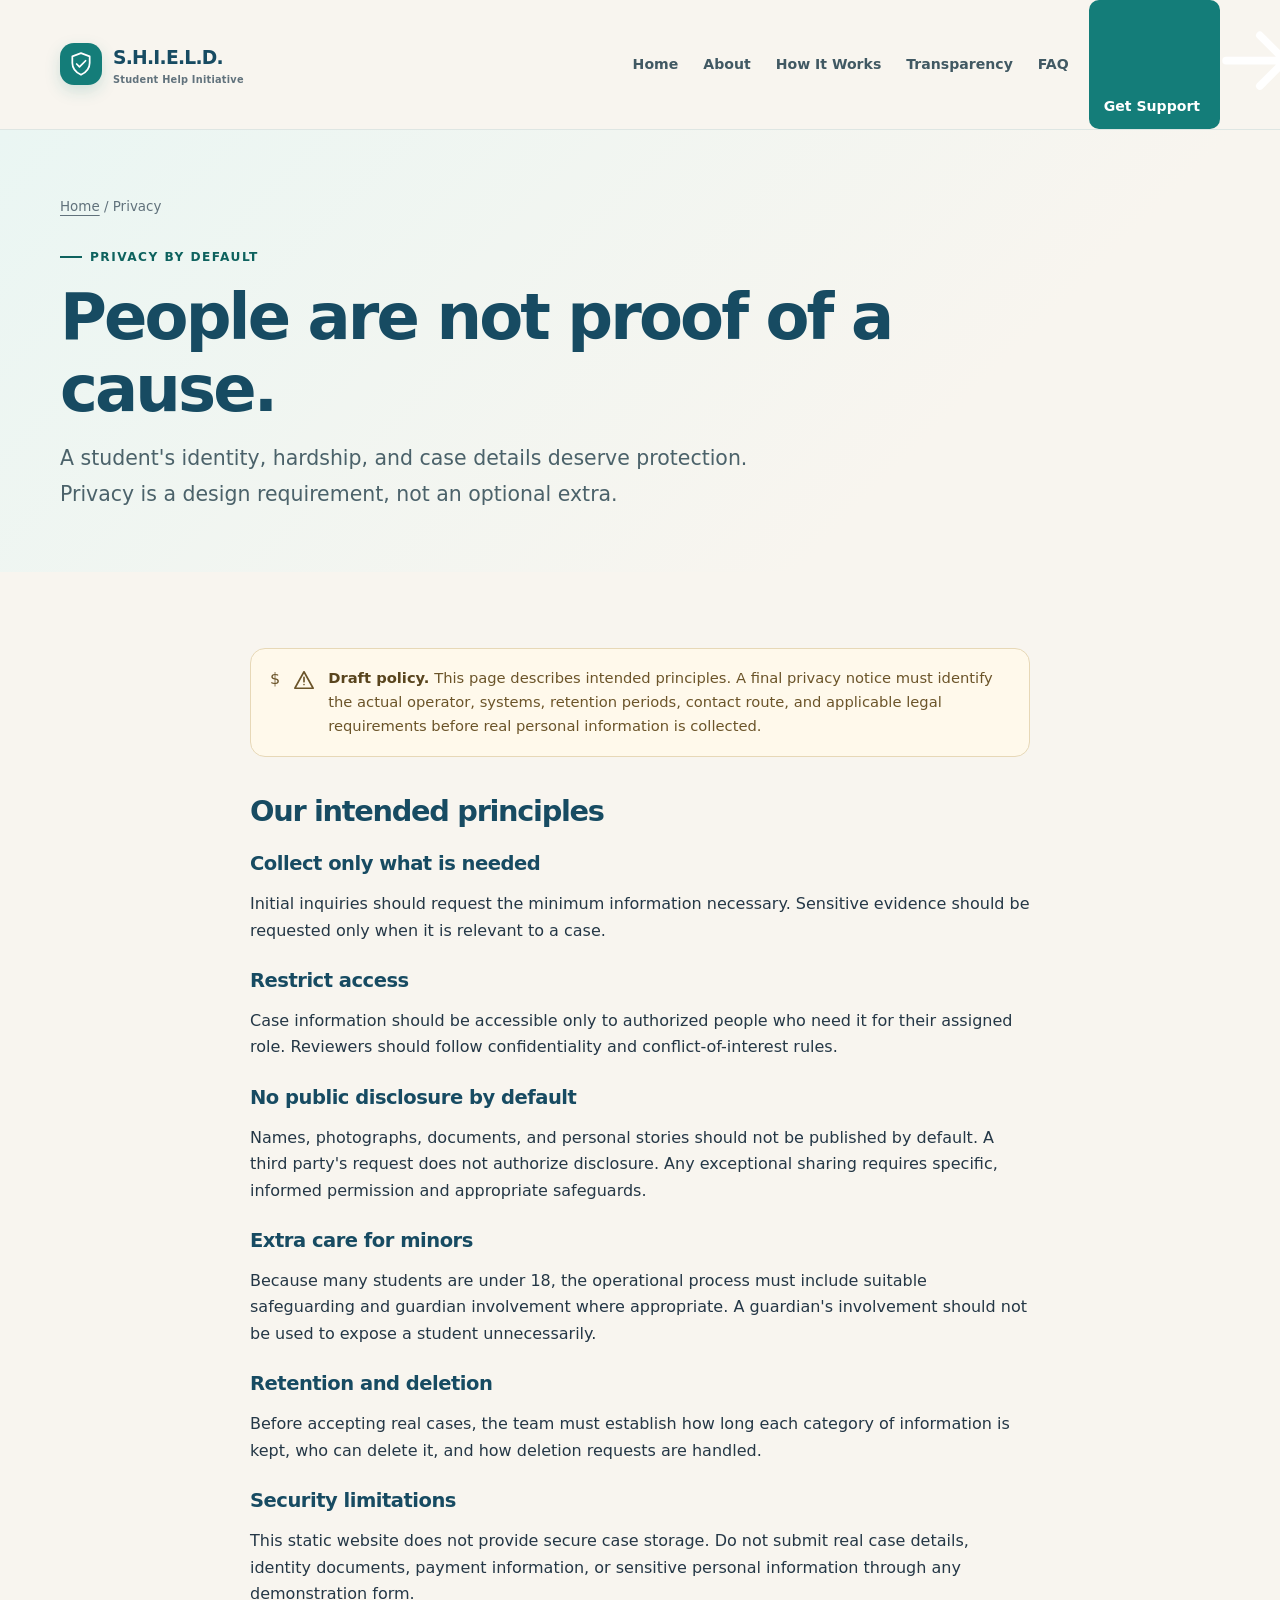
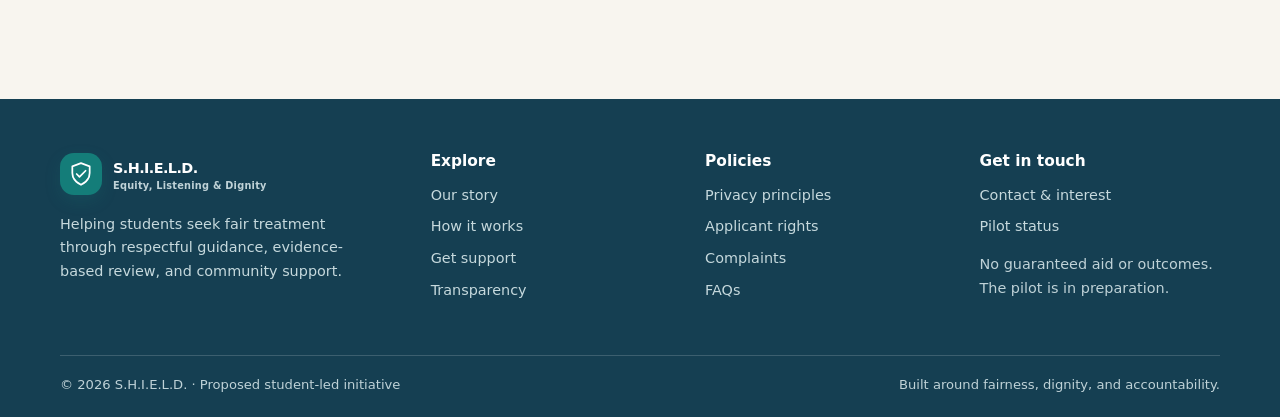
<file: privacy.html>
<!doctype html>
<html lang="en">
<head>
<meta charset="utf-8"><meta name="viewport" content="width=device-width, initial-scale=1">
<meta name="description" content="S.H.I.E.L.D.'s proposed privacy principles for student inquiries and case reviews.">
<meta name="theme-color" content="#F8F5EF">
<title>Privacy Principles | S.H.I.E.L.D.</title>
<link rel="stylesheet" href="style.css">
</head>
<body><a class="skip-link" href="#main">Skip to content</a>
<header class="site-header"><div class="container header-inner">
<a class="brand" href="index.html" aria-label="S.H.I.E.L.D. home"><span class="brand-mark"><svg viewBox="0 0 48 48" aria-hidden="true" fill="none"><path d="M24 4 40 10v12c0 10.2-6.8 17.4-16 22C14.8 39.4 8 32.2 8 22V10L24 4Z" stroke="currentColor" stroke-width="3.2" stroke-linejoin="round"/><path d="m16 24 5.2 5.2L32.5 18" stroke="currentColor" stroke-width="3.2" stroke-linecap="round" stroke-linejoin="round"/></svg></span><span>S.H.I.E.L.D.<small>Student Help Initiative</small></span></a>
<button class="menu-toggle" type="button" data-menu-toggle aria-expanded="false" aria-label="Open navigation menu"><svg viewBox="0 0 24 24" fill="none" aria-hidden="true"><path d="M4 7h16M4 12h16M4 17h16" stroke="currentColor" stroke-width="1.8" stroke-linecap="round"/></svg> Menu</button>
<nav class="nav" data-nav aria-label="Main navigation"><a href="index.html">Home</a><a href="about.html">About</a><a href="how-it-works.html">How It Works</a><a href="transparency.html">Transparency</a><a href="faq.html">FAQ</a><a href="get-support.html" class="nav-cta">Get Support <svg viewBox="0 0 24 24" fill="none" aria-hidden="true"><path d="M5 12h14m-6-6 6 6-6 6" stroke="currentColor" stroke-width="1.8" stroke-linecap="round" stroke-linejoin="round"/></svg></a></nav>
</div></header><main id="main" class="">
<section class="page-hero"><div class="container"><div class="breadcrumb"><a href="index.html">Home</a> / Privacy</div><span class="eyebrow">Privacy by default</span><h1>People are not proof of a cause.</h1><p class="lead">A student's identity, hardship, and case details deserve protection. Privacy is a design requirement, not an optional extra.</p></div></section>
<section class="section"><div class="container prose"><div class="notice">$<svg viewBox="0 0 24 24" fill="none" aria-hidden="true"><path d="m12 3 10 18H2L12 3Z" stroke="currentColor" stroke-width="1.8" stroke-linejoin="round"/><path d="M12 9v5m0 3h.01" stroke="currentColor" stroke-width="1.8" stroke-linecap="round"/></svg><p><strong>Draft policy.</strong> This page describes intended principles. A final privacy notice must identify the actual operator, systems, retention periods, contact route, and applicable legal requirements before real personal information is collected.</p></div>
<h2>Our intended principles</h2><h3>Collect only what is needed</h3><p>Initial inquiries should request the minimum information necessary. Sensitive evidence should be requested only when it is relevant to a case.</p>
<h3>Restrict access</h3><p>Case information should be accessible only to authorized people who need it for their assigned role. Reviewers should follow confidentiality and conflict-of-interest rules.</p>
<h3>No public disclosure by default</h3><p>Names, photographs, documents, and personal stories should not be published by default. A third party's request does not authorize disclosure. Any exceptional sharing requires specific, informed permission and appropriate safeguards.</p>
<h3>Extra care for minors</h3><p>Because many students are under 18, the operational process must include suitable safeguarding and guardian involvement where appropriate. A guardian's involvement should not be used to expose a student unnecessarily.</p>
<h3>Retention and deletion</h3><p>Before accepting real cases, the team must establish how long each category of information is kept, who can delete it, and how deletion requests are handled.</p>
<h3>Security limitations</h3><p>This static website does not provide secure case storage. Do not submit real case details, identity documents, payment information, or sensitive personal information through any demonstration form.</p>
</div></section>
</main><footer class="site-footer"><div class="container">
<div class="footer-grid">
<div><a class="brand" href="index.html"><span class="brand-mark"><svg viewBox="0 0 48 48" aria-hidden="true" fill="none"><path d="M24 4 40 10v12c0 10.2-6.8 17.4-16 22C14.8 39.4 8 32.2 8 22V10L24 4Z" stroke="currentColor" stroke-width="3.2" stroke-linejoin="round"/><path d="m16 24 5.2 5.2L32.5 18" stroke="currentColor" stroke-width="3.2" stroke-linecap="round" stroke-linejoin="round"/></svg></span><span>S.H.I.E.L.D.<small>Equity, Listening & Dignity</small></span></a>
<p style="margin-top:17px;max-width:300px">Helping students seek fair treatment through respectful guidance, evidence-based review, and community support.</p></div>
<div><h3>Explore</h3><div class="footer-links"><a href="about.html">Our story</a><a href="how-it-works.html">How it works</a><a href="get-support.html">Get support</a><a href="transparency.html">Transparency</a></div></div>
<div><h3>Policies</h3><div class="footer-links"><a href="privacy.html">Privacy principles</a><a href="applicant-rights.html">Applicant rights</a><a href="complaints.html">Complaints</a><a href="faq.html">FAQs</a></div></div>
<div><h3>Get in touch</h3><div class="footer-links"><a href="contact.html">Contact & interest</a><a href="pilot.html">Pilot status</a></div><p class="small" style="color:#BFD2D7;margin-top:14px">No guaranteed aid or outcomes. The pilot is in preparation.</p></div>
</div>
<div class="footer-bottom"><span>© <span data-year></span> S.H.I.E.L.D. · Proposed student-led initiative</span><span>Built around fairness, dignity, and accountability.</span></div>
</div></footer><script src="app.js" defer></script></body></html>
</file>
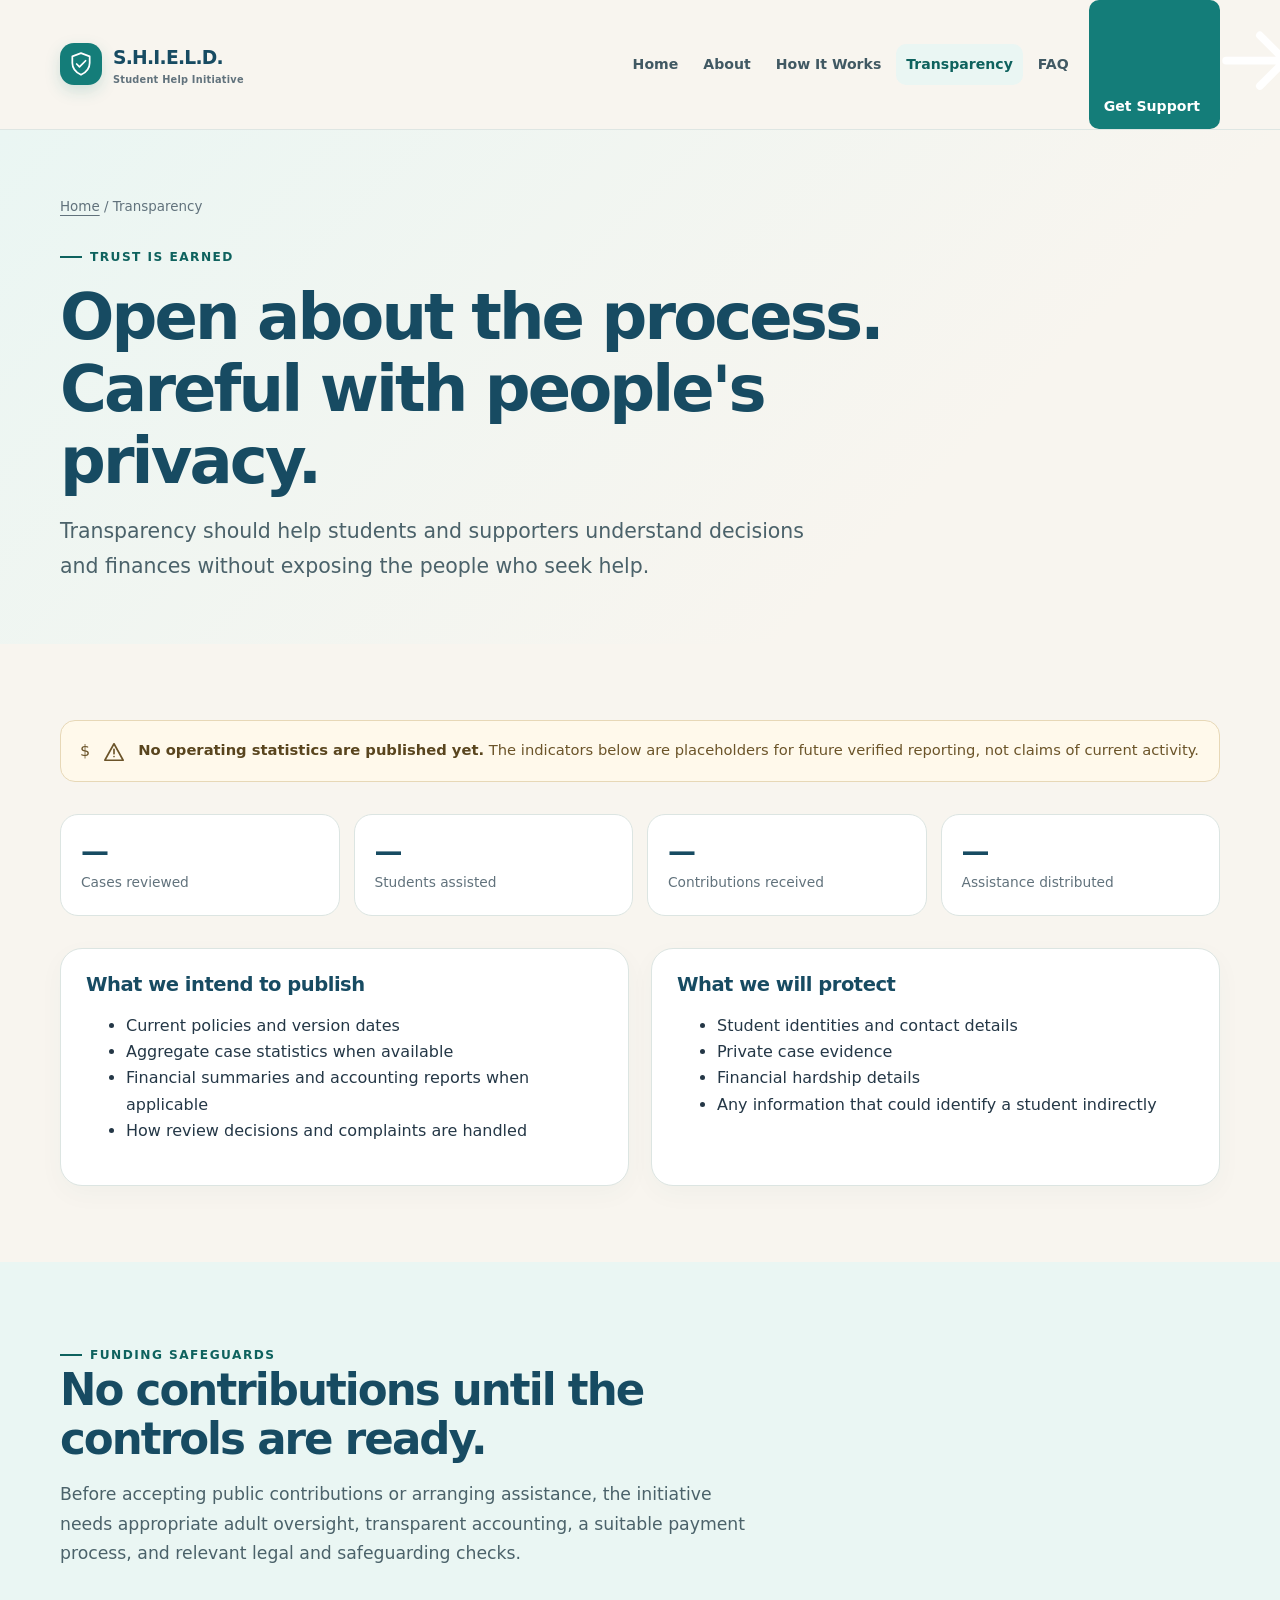
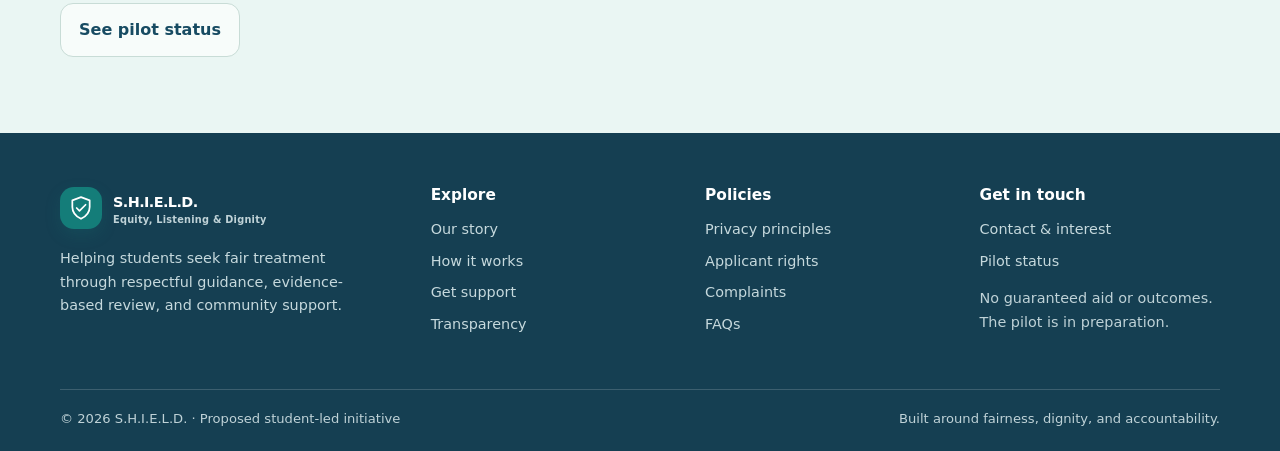
<file: transparency.html>
<!doctype html>
<html lang="en">
<head>
<meta charset="utf-8"><meta name="viewport" content="width=device-width, initial-scale=1">
<meta name="description" content="Read S.H.I.E.L.D.'s proposed transparency and accountability commitments.">
<meta name="theme-color" content="#F8F5EF">
<title>Transparency | S.H.I.E.L.D.</title>
<link rel="stylesheet" href="style.css">
</head>
<body><a class="skip-link" href="#main">Skip to content</a>
<header class="site-header"><div class="container header-inner">
<a class="brand" href="index.html" aria-label="S.H.I.E.L.D. home"><span class="brand-mark"><svg viewBox="0 0 48 48" aria-hidden="true" fill="none"><path d="M24 4 40 10v12c0 10.2-6.8 17.4-16 22C14.8 39.4 8 32.2 8 22V10L24 4Z" stroke="currentColor" stroke-width="3.2" stroke-linejoin="round"/><path d="m16 24 5.2 5.2L32.5 18" stroke="currentColor" stroke-width="3.2" stroke-linecap="round" stroke-linejoin="round"/></svg></span><span>S.H.I.E.L.D.<small>Student Help Initiative</small></span></a>
<button class="menu-toggle" type="button" data-menu-toggle aria-expanded="false" aria-label="Open navigation menu"><svg viewBox="0 0 24 24" fill="none" aria-hidden="true"><path d="M4 7h16M4 12h16M4 17h16" stroke="currentColor" stroke-width="1.8" stroke-linecap="round"/></svg> Menu</button>
<nav class="nav" data-nav aria-label="Main navigation"><a href="index.html">Home</a><a href="about.html">About</a><a href="how-it-works.html">How It Works</a><a href="transparency.html" aria-current="page">Transparency</a><a href="faq.html">FAQ</a><a href="get-support.html" class="nav-cta">Get Support <svg viewBox="0 0 24 24" fill="none" aria-hidden="true"><path d="M5 12h14m-6-6 6 6-6 6" stroke="currentColor" stroke-width="1.8" stroke-linecap="round" stroke-linejoin="round"/></svg></a></nav>
</div></header><main id="main" class="">
<section class="page-hero"><div class="container"><div class="breadcrumb"><a href="index.html">Home</a> / Transparency</div><span class="eyebrow">Trust is earned</span><h1>Open about the process. Careful with people's privacy.</h1><p class="lead">Transparency should help students and supporters understand decisions and finances without exposing the people who seek help.</p></div></section>
<section class="section"><div class="container"><div class="notice">$<svg viewBox="0 0 24 24" fill="none" aria-hidden="true"><path d="m12 3 10 18H2L12 3Z" stroke="currentColor" stroke-width="1.8" stroke-linejoin="round"/><path d="M12 9v5m0 3h.01" stroke="currentColor" stroke-width="1.8" stroke-linecap="round"/></svg><p><strong>No operating statistics are published yet.</strong> The indicators below are placeholders for future verified reporting, not claims of current activity.</p></div>
<div class="stat-grid mt-32"><div class="stat"><strong class="empty-stat">—</strong><span>Cases reviewed</span></div><div class="stat"><strong class="empty-stat">—</strong><span>Students assisted</span></div><div class="stat"><strong class="empty-stat">—</strong><span>Contributions received</span></div><div class="stat"><strong class="empty-stat">—</strong><span>Assistance distributed</span></div></div>
<div class="grid-2 mt-32"><article class="card"><h3>What we intend to publish</h3><ul><li>Current policies and version dates</li><li>Aggregate case statistics when available</li><li>Financial summaries and accounting reports when applicable</li><li>How review decisions and complaints are handled</li></ul></article><article class="card"><h3>What we will protect</h3><ul><li>Student identities and contact details</li><li>Private case evidence</li><li>Financial hardship details</li><li>Any information that could identify a student indirectly</li></ul></article></div></div></section>
<section class="section section-mint"><div class="container"><div class="section-head"><span class="eyebrow">Funding safeguards</span><h2>No contributions until the controls are ready.</h2><p class="lead">Before accepting public contributions or arranging assistance, the initiative needs appropriate adult oversight, transparent accounting, a suitable payment process, and relevant legal and safeguarding checks.</p></div><a class="button button-secondary" href="pilot.html">See pilot status</a></div></section>
</main><footer class="site-footer"><div class="container">
<div class="footer-grid">
<div><a class="brand" href="index.html"><span class="brand-mark"><svg viewBox="0 0 48 48" aria-hidden="true" fill="none"><path d="M24 4 40 10v12c0 10.2-6.8 17.4-16 22C14.8 39.4 8 32.2 8 22V10L24 4Z" stroke="currentColor" stroke-width="3.2" stroke-linejoin="round"/><path d="m16 24 5.2 5.2L32.5 18" stroke="currentColor" stroke-width="3.2" stroke-linecap="round" stroke-linejoin="round"/></svg></span><span>S.H.I.E.L.D.<small>Equity, Listening & Dignity</small></span></a>
<p style="margin-top:17px;max-width:300px">Helping students seek fair treatment through respectful guidance, evidence-based review, and community support.</p></div>
<div><h3>Explore</h3><div class="footer-links"><a href="about.html">Our story</a><a href="how-it-works.html">How it works</a><a href="get-support.html">Get support</a><a href="transparency.html">Transparency</a></div></div>
<div><h3>Policies</h3><div class="footer-links"><a href="privacy.html">Privacy principles</a><a href="applicant-rights.html">Applicant rights</a><a href="complaints.html">Complaints</a><a href="faq.html">FAQs</a></div></div>
<div><h3>Get in touch</h3><div class="footer-links"><a href="contact.html">Contact & interest</a><a href="pilot.html">Pilot status</a></div><p class="small" style="color:#BFD2D7;margin-top:14px">No guaranteed aid or outcomes. The pilot is in preparation.</p></div>
</div>
<div class="footer-bottom"><span>© <span data-year></span> S.H.I.E.L.D. · Proposed student-led initiative</span><span>Built around fairness, dignity, and accountability.</span></div>
</div></footer><script src="app.js" defer></script></body></html>
</file>
<file: style.css>
:root{
  --teal:#147D79;--teal-dark:#0E625E;--blue:#174B62;--ink:#243746;
  --muted:#61727C;--mint:#EAF6F3;--mint-2:#DCEDE8;--ivory:#F8F5EF;
  --white:#fff;--line:#DCE5E2;--surface:#FFFFFF;--shadow:0 16px 42px rgba(23,75,98,.09);
  --radius:22px;--max:1160px;
}
*{box-sizing:border-box}
html{scroll-behavior:smooth;scroll-padding-top:100px}
body{margin:0;background:var(--ivory);color:var(--ink);font-family:Inter,ui-sans-serif,system-ui,-apple-system,BlinkMacSystemFont,"Segoe UI",sans-serif;line-height:1.65;-webkit-font-smoothing:antialiased}
a{color:var(--teal-dark);text-underline-offset:4px}
a:hover{color:var(--blue)}
button,input,textarea,select{font:inherit}
button,a,.button{touch-action:manipulation}
:focus-visible{outline:3px solid #E4A94B;outline-offset:3px}
img,svg{max-width:100%}
.container{width:min(var(--max),calc(100% - 40px));margin-inline:auto}
.skip-link{position:absolute;top:-60px;left:16px;background:var(--blue);color:white;padding:10px 14px;border-radius:10px;z-index:1000}
.skip-link:focus{top:12px}
.site-header{position:sticky;top:0;z-index:100;background:rgba(248,245,239,.93);backdrop-filter:blur(16px);border-bottom:1px solid rgba(220,229,226,.9)}
.header-inner{min-height:78px;display:flex;align-items:center;justify-content:space-between;gap:24px}
.brand{display:inline-flex;align-items:center;gap:11px;color:var(--blue);text-decoration:none;font-weight:800;letter-spacing:-.04em;font-size:1.17rem;white-space:nowrap}
.brand-mark{width:42px;height:42px;display:grid;place-items:center;background:var(--teal);border-radius:14px;color:white;box-shadow:0 6px 16px rgba(20,125,121,.18)}
.brand-mark svg{width:26px;height:26px}
.brand small{display:block;font-size:.61rem;letter-spacing:.025em;font-weight:650;color:var(--muted);line-height:1.2}
.nav{display:flex;align-items:center;gap:5px}
.nav a{padding:9px 10px;border-radius:10px;text-decoration:none;color:#415963;font-size:.88rem;font-weight:650;white-space:nowrap}
.nav a:hover,.nav a[aria-current="page"]{background:var(--mint);color:var(--teal-dark)}
.nav .nav-cta{background:var(--teal);color:white;padding:10px 15px;margin-left:5px}
.nav .nav-cta:hover{background:var(--teal-dark);color:white}
.menu-toggle{display:none;border:1px solid var(--line);background:white;border-radius:12px;padding:9px 12px;color:var(--blue);font-weight:700}
.eyebrow{display:inline-flex;align-items:center;gap:8px;color:var(--teal-dark);font-weight:800;font-size:.76rem;letter-spacing:.12em;text-transform:uppercase}
.eyebrow:before{content:"";display:block;width:22px;height:2px;background:currentColor}
h1,h2,h3{color:var(--blue);line-height:1.13;letter-spacing:-.045em;margin:0 0 16px}
h1{font-size:clamp(2.6rem,6.3vw,5.1rem);max-width:850px}
h2{font-size:clamp(1.8rem,3.4vw,3rem)}
h3{font-size:1.22rem;letter-spacing:-.025em}
p{margin:0 0 16px}
.lead{font-size:clamp(1.08rem,2vw,1.28rem);line-height:1.72;color:#4B626A;max-width:690px}
.small{font-size:.88rem;color:var(--muted)}
.hero{padding:78px 0 68px;position:relative;overflow:hidden}
.hero-grid{display:grid;grid-template-columns:1.2fr .8fr;gap:56px;align-items:center}
.hero-copy h1{margin-top:18px}
.hero-copy .lead{margin:22px 0 28px}
.hero-art{min-height:400px;position:relative;display:grid;place-items:center}
.orb{position:absolute;border-radius:50%;filter:blur(1px)}
.orb.one{width:330px;height:330px;background:var(--mint-2);right:2%;top:5%}
.orb.two{width:190px;height:190px;background:#F0E6D6;left:1%;bottom:2%}
.hero-card{position:relative;width:min(100%,365px);padding:29px;background:rgba(255,255,255,.82);border:1px solid rgba(255,255,255,.9);border-radius:28px;box-shadow:var(--shadow);backdrop-filter:blur(12px);transform:rotate(1.5deg)}
.hero-card .large-mark{width:78px;height:78px;display:grid;place-items:center;background:var(--teal);color:white;border-radius:24px;margin-bottom:22px}
.large-mark svg{width:45px;height:45px}
.hero-card h3{font-size:1.6rem}
.hero-card p{color:var(--muted);font-size:.96rem}
.pill{display:inline-flex;align-items:center;gap:7px;padding:7px 11px;background:var(--mint);border-radius:999px;color:var(--teal-dark);font-size:.78rem;font-weight:750}
.pill-dot{width:7px;height:7px;border-radius:50%;background:#D29A3B}
.actions{display:flex;gap:12px;flex-wrap:wrap;align-items:center}
.button{display:inline-flex;align-items:center;justify-content:center;gap:9px;border:1px solid transparent;border-radius:13px;padding:13px 18px;font-weight:750;text-decoration:none;cursor:pointer;transition:transform .2s ease,background .2s ease,border-color .2s ease}
.button:hover{transform:translateY(-2px)}
.button-primary{background:var(--teal);color:white;box-shadow:0 8px 18px rgba(20,125,121,.16)}
.button-primary:hover{background:var(--teal-dark);color:white}
.button-secondary{background:rgba(255,255,255,.65);border-color:#C8DCD6;color:var(--blue)}
.button-secondary:hover{background:white}
.button-quiet{background:transparent;color:var(--teal-dark);padding-inline:8px}
.section{padding:76px 0}
.section-tight{padding:48px 0}
.section-white{background:var(--white)}
.section-mint{background:var(--mint)}
.section-head{max-width:720px;margin-bottom:34px}
.section-head .lead{font-size:1.08rem}
.grid-2{display:grid;grid-template-columns:repeat(2,minmax(0,1fr));gap:22px}
.grid-3{display:grid;grid-template-columns:repeat(3,minmax(0,1fr));gap:20px}
.grid-4{display:grid;grid-template-columns:repeat(4,minmax(0,1fr));gap:15px}
.card{background:var(--surface);border:1px solid var(--line);border-radius:var(--radius);padding:25px;box-shadow:0 8px 26px rgba(23,75,98,.035)}
.card p:last-child{margin-bottom:0}
.card-icon{width:48px;height:48px;display:grid;place-items:center;border-radius:15px;background:var(--mint);color:var(--teal);margin-bottom:18px}
.card-icon svg{width:24px;height:24px}
.card p{color:var(--muted)}
.number{display:inline-grid;place-items:center;width:36px;height:36px;background:var(--mint);border-radius:12px;color:var(--teal-dark);font-weight:850;margin-bottom:17px}
.notice{display:flex;gap:13px;align-items:flex-start;padding:17px 19px;border:1px solid #E7D8B7;background:#FFF9EB;border-radius:15px;color:#6B5429}
.notice svg{flex:0 0 22px;margin-top:3px}
.notice p{margin:0;font-size:.92rem}
.notice strong{color:#59451E}
.banner{background:var(--blue);color:white;border-radius:28px;padding:clamp(28px,5vw,54px);display:flex;justify-content:space-between;align-items:center;gap:30px}
.banner h2{color:white;max-width:680px}
.banner p{color:#D5E4E8;max-width:650px}
.banner .button-secondary{background:white;color:var(--blue);border-color:white}
.page-hero{padding:66px 0 44px;background:linear-gradient(135deg,var(--mint) 0%,var(--ivory) 72%)}
.page-hero h1{font-size:clamp(2.45rem,5vw,4.25rem);margin-top:14px}
.page-hero .lead{max-width:760px}
.breadcrumb{font-size:.84rem;color:var(--muted);margin-bottom:22px}
.breadcrumb a{color:var(--muted)}
.prose{max-width:780px}
.prose h2{font-size:1.8rem;margin-top:38px}
.prose h3{margin-top:26px}
.prose ul,.prose ol{padding-left:24px}
.prose li{margin:8px 0}
.step-list{display:grid;gap:0}
.step{display:grid;grid-template-columns:54px 1fr;gap:18px;padding:20px 0;border-bottom:1px solid var(--line)}
.step:last-child{border-bottom:0}
.step-num{width:44px;height:44px;display:grid;place-items:center;border-radius:14px;background:var(--mint);color:var(--teal-dark);font-weight:850}
.step p{color:var(--muted);margin-bottom:0}
.quote-card{padding:28px;border-left:4px solid var(--teal);background:white;border-radius:0 18px 18px 0;font-size:1.12rem;color:var(--blue)}
.stat-grid{display:grid;grid-template-columns:repeat(4,minmax(0,1fr));gap:14px}
.stat{background:white;border:1px solid var(--line);border-radius:18px;padding:20px}
.stat strong{display:block;font-size:2rem;color:var(--blue);line-height:1.2}
.stat span{font-size:.86rem;color:var(--muted)}
.empty-stat{font-size:1.75rem!important}
.faq-list{display:grid;gap:12px}
details{background:white;border:1px solid var(--line);border-radius:15px;padding:17px 19px}
summary{cursor:pointer;color:var(--blue);font-weight:750}
details p{margin:14px 0 0;color:var(--muted)}
.form-shell{max-width:760px;background:white;border:1px solid var(--line);border-radius:24px;padding:clamp(22px,4vw,38px);box-shadow:var(--shadow)}
.form-grid{display:grid;grid-template-columns:repeat(2,minmax(0,1fr));gap:18px}
.field{display:grid;gap:7px}
.field.full{grid-column:1/-1}
label{font-weight:750;color:var(--blue);font-size:.9rem}
input,textarea,select{width:100%;padding:13px 14px;border:1px solid #C9D8D5;border-radius:12px;background:#FCFDFC;color:var(--ink)}
textarea{min-height:125px;resize:vertical}
input:focus,textarea:focus,select:focus{outline:3px solid rgba(20,125,121,.17);border-color:var(--teal)}
.form-note{font-size:.85rem;color:var(--muted)}
.checkbox-row{display:flex;gap:10px;align-items:flex-start}
.checkbox-row input{width:auto;margin-top:6px}
.checkbox-row label{font-weight:500;color:var(--muted)}
.form-status{display:none;padding:14px;border-radius:12px;background:var(--mint);color:var(--teal-dark);margin-top:16px}
.form-status.show{display:block}
.site-footer{background:#153F52;color:#E6F0F1;padding:54px 0 22px}
.footer-grid{display:grid;grid-template-columns:1.4fr 1fr 1fr 1fr;gap:34px;padding-bottom:38px}
.site-footer .brand{color:white}
.site-footer .brand small{color:#BFD2D7}
.site-footer p,.site-footer a{color:#C6D9DD;font-size:.9rem}
.site-footer h3{color:white;font-size:.96rem;letter-spacing:0;margin-bottom:13px}
.footer-links{display:grid;gap:8px}
.footer-links a{text-decoration:none}
.footer-links a:hover{color:white;text-decoration:underline}
.footer-bottom{border-top:1px solid rgba(255,255,255,.17);padding-top:18px;display:flex;justify-content:space-between;gap:20px;flex-wrap:wrap;color:#BFD2D7;font-size:.82rem}
.tag-row{display:flex;flex-wrap:wrap;gap:8px}
.tag{border:1px solid var(--line);background:white;border-radius:999px;padding:6px 10px;color:#52666E;font-size:.8rem;font-weight:650}
.icon-inline{width:20px;height:20px;vertical-align:middle}
.center{text-align:center}
.center .section-head{margin-inline:auto}
.mt-24{margin-top:24px}.mt-32{margin-top:32px}.mb-0{margin-bottom:0}
[hidden]{display:none!important}
@media(max-width:1020px){
 .nav{gap:0}.nav a{font-size:.82rem;padding:8px}
 .hero-grid{gap:28px}.hero-art{min-height:350px}.orb.one{width:285px;height:285px}
 .grid-4{grid-template-columns:repeat(2,minmax(0,1fr))}
 .footer-grid{grid-template-columns:1.4fr 1fr 1fr}
}
@media(max-width:780px){
 .container{width:min(var(--max),calc(100% - 32px))}
 .header-inner{min-height:70px}.menu-toggle{display:inline-flex}
 .nav{display:none;position:absolute;top:calc(100% + 1px);left:0;right:0;padding:12px 16px 18px;background:var(--ivory);border-bottom:1px solid var(--line);box-shadow:0 14px 22px rgba(23,75,98,.08);align-items:stretch;flex-direction:column}
 .nav.open{display:flex}.nav a{padding:12px 14px;font-size:.94rem}.nav .nav-cta{margin:5px 0 0;text-align:center}
 .hero{padding:52px 0 48px}.hero-grid{grid-template-columns:1fr;gap:24px}.hero-art{min-height:300px}.hero-card{max-width:340px}.orb.one{right:10%;width:250px;height:250px}
 .section{padding:58px 0}.section-tight{padding:38px 0}
 .grid-3{grid-template-columns:1fr}.grid-2{grid-template-columns:1fr}
 .stat-grid{grid-template-columns:repeat(2,minmax(0,1fr))}
 .banner{display:block}.banner .button{margin-top:8px}
 .footer-grid{grid-template-columns:repeat(2,minmax(0,1fr))}
 .page-hero{padding:48px 0 34px}
}
@media(max-width:480px){
 h1{font-size:2.65rem}.lead{font-size:1.04rem}
 .grid-4{grid-template-columns:1fr}
 .form-grid{grid-template-columns:1fr}.field.full{grid-column:auto}
 .footer-grid{grid-template-columns:1fr 1fr;gap:25px 18px}
 .footer-grid>div:first-child{grid-column:1/-1}
 .hero-art{min-height:270px}.hero-card{padding:23px}
 .actions .button{width:100%}
}
@media(prefers-reduced-motion:reduce){
 *,*::before,*::after{scroll-behavior:auto!important;animation-duration:.01ms!important;animation-iteration-count:1!important;transition-duration:.01ms!important}
}
</file>
